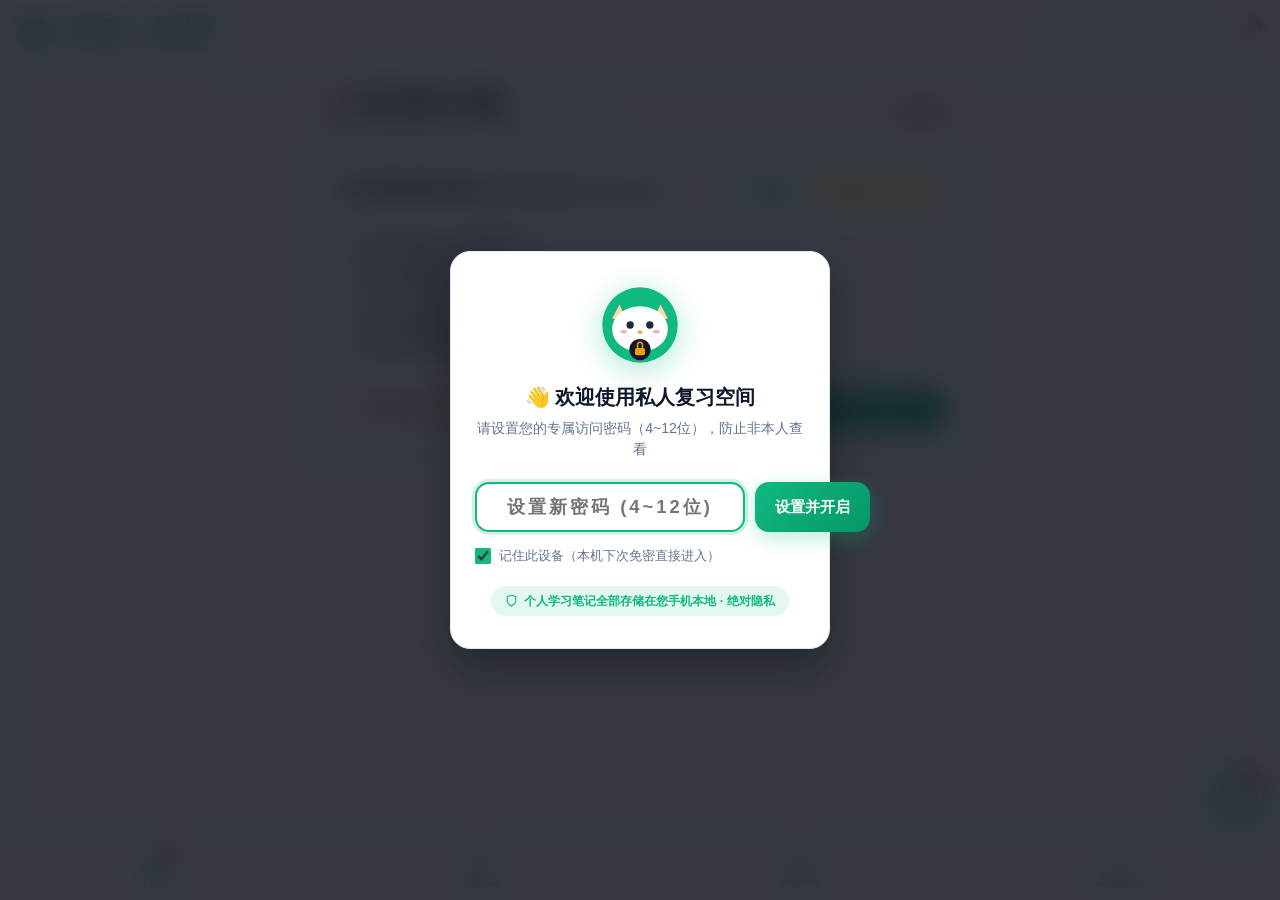
<file: memory/index.html>
<!DOCTYPE html>
<html lang="zh-CN">
<head>
  <meta charset="UTF-8">
  <meta name="viewport" content="width=device-width, initial-scale=1.0, maximum-scale=1.0, user-scalable=no, viewport-fit=cover">
  <title>艾宾浩斯复习助手 · 记忆萌喵</title>
  
  <!-- 隐私保护：禁止所有搜索引擎抓取收录 -->
  <meta name="robots" content="noindex, nofollow, noarchive, nosnippet">
  
  <!-- PWA & Mobile Web App Meta -->
  <link rel="manifest" href="manifest.json">
  <meta name="theme-color" content="#10b981">
  <meta name="apple-mobile-web-app-capable" content="yes">
  <meta name="apple-mobile-web-app-status-bar-style" content="default">
  <meta name="apple-mobile-web-app-title" content="艾宾复习">
  <link rel="apple-touch-icon" href="icon-192.png">

  <link rel="stylesheet" href="styles.css">
</head>
<body>

  <!-- 顶部导航栏 -->
  <header class="app-header">
    <div class="brand-wrapper">
      <div class="brand-logo-mascot" id="headerMascotLogo" title="点击召唤记忆萌喵">
        <svg viewBox="0 0 100 100" fill="none" xmlns="http://www.w3.org/2000/svg">
          <circle cx="50" cy="50" r="46" fill="#10b981"/>
          <!-- 耳朵 -->
          <polygon points="25,25 35,46 16,42" fill="#fed7aa"/>
          <polygon points="75,25 84,42 65,46" fill="#fed7aa"/>
          <!-- 脸部 -->
          <ellipse cx="50" cy="55" rx="34" ry="28" fill="#ffffff"/>
          <!-- 眼睛 -->
          <circle cx="38" cy="50" r="5" fill="#1e293b"/>
          <circle cx="62" cy="50" r="5" fill="#1e293b"/>
          <circle cx="36" cy="48" r="1.8" fill="#ffffff"/>
          <circle cx="60" cy="48" r="1.8" fill="#ffffff"/>
          <!-- 腮红 -->
          <ellipse cx="30" cy="58" rx="4.5" ry="2.5" fill="#fda4af"/>
          <ellipse cx="70" cy="58" rx="4.5" ry="2.5" fill="#fda4af"/>
          <!-- 鼻子与小嘴 -->
          <polygon points="50,56 46,60 54,60" fill="#f59e0b"/>
          <path d="M46 62 Q50 65 54 62" stroke="#1e293b" stroke-width="1.8" stroke-linecap="round" fill="none"/>
          <!-- 博士学士帽 -->
          <polygon points="50,15 80,24 50,33 20,24" fill="#0f172a"/>
          <circle cx="50" cy="24" r="2.5" fill="#f59e0b"/>
          <line x1="50" y1="24" x2="72" y2="34" stroke="#f59e0b" stroke-width="1.8"/>
        </svg>
      </div>
      <div>
        <h1 class="brand-title">艾宾复习 · 记忆萌喵</h1>
        <p class="brand-subtitle">艾宾浩斯智能间隔记忆系统</p>
      </div>
    </div>

    <div class="header-actions">
      <!-- 隐私锁屏按钮 -->
      <button class="icon-btn" id="lockAppBtn" title="锁定应用 (需要密码解锁)">
        <svg viewBox="0 0 24 24" fill="none" stroke="currentColor" stroke-width="2" stroke-linecap="round" stroke-linejoin="round">
          <rect x="3" y="11" width="18" height="11" rx="2" ry="2"></rect>
          <path d="M7 11V7a5 5 0 0 1 10 0v4"></path>
        </svg>
      </button>

      <!-- 开启系统推送 -->
      <button class="icon-btn" id="enableNotificationBtn" title="开启手机/桌面推送通知">
        <svg viewBox="0 0 24 24" fill="none" stroke="currentColor" stroke-width="2" stroke-linecap="round" stroke-linejoin="round">
          <path d="M18 8A6 6 0 0 0 6 8c0 7-3 9-3 9h18s-3-2-3-9"></path>
          <path d="M13.73 21a2 2 0 0 1-3.46 0"></path>
        </svg>
      </button>

      <!-- 快速测试多邻国跳动提醒 -->
      <button class="icon-btn" id="demoTestAlertBtn" title="模拟多邻国跳动提醒">
        <svg viewBox="0 0 24 24" fill="none" stroke="currentColor" stroke-width="2" stroke-linecap="round" stroke-linejoin="round">
          <polygon points="13 2 3 14 12 14 11 22 21 10 12 10 13 2"></polygon>
        </svg>
      </button>

      <!-- 白天 / 黑夜模式切换 -->
      <button class="icon-btn" id="themeToggleBtn" title="切换白天/黑夜模式" aria-label="切换白天/黑夜模式">
        <svg id="themeIconSun" viewBox="0 0 24 24" fill="none" stroke="currentColor" stroke-width="2" stroke-linecap="round" stroke-linejoin="round" style="display: none;">
          <circle cx="12" cy="12" r="5"></circle>
          <line x1="12" y1="1" x2="12" y2="3"></line>
          <line x1="12" y1="21" x2="12" y2="23"></line>
          <line x1="4.22" y1="4.22" x2="5.64" y2="5.64"></line>
          <line x1="18.36" y1="18.36" x2="19.78" y2="19.78"></line>
          <line x1="1" y1="12" x2="3" y2="12"></line>
          <line x1="21" y1="12" x2="23" y2="12"></line>
          <line x1="4.22" y1="19.78" x2="5.64" y2="18.36"></line>
          <line x1="18.36" y1="5.64" x2="19.78" y2="4.22"></line>
        </svg>
        <svg id="themeIconMoon" viewBox="0 0 24 24" fill="none" stroke="currentColor" stroke-width="2" stroke-linecap="round" stroke-linejoin="round">
          <path d="M21 12.79A9 9 0 1 1 11.21 3 7 7 0 0 0 21 12.79z"></path>
        </svg>
      </button>

      <!-- 待复习计数角标 -->
      <div class="icon-btn" id="headerDueBtn" title="待复习数量">
        <svg viewBox="0 0 24 24" fill="none" stroke="currentColor" stroke-width="2" stroke-linecap="round" stroke-linejoin="round">
          <circle cx="12" cy="12" r="10"></circle>
          <polyline points="12 6 12 12 16 14"></polyline>
        </svg>
        <span class="btn-badge" id="headerDueBadge" style="display:none;">0</span>
      </div>
    </div>
  </header>

  <!-- 主体内容容器 -->
  <main class="main-content">

    <!-- ============================================== -->
    <!-- TAB 1: 复习提醒面板 (Review Reminder Stream) -->
    <!-- ============================================== -->
    <section class="tab-panel active" id="tab-review">
      <!-- 顶部提醒状态栏 -->
      <div class="reminder-header-bar">
        <div>
          <h2 class="reminder-section-title">⏰ 艾宾浩斯复习提醒</h2>
          <p class="reminder-section-subtitle" id="reminderSubtitle">及时过目一次，记忆强化提升 300%</p>
        </div>
        <div class="reminder-due-counter">
          <span class="due-badge-pill" id="dueBadgePill">0 项待复习</span>
        </div>
      </div>

      <!-- 待复习项目提醒列表 (直接过目，无需卡片翻转) -->
      <div id="reminderItemsList" class="reminder-items-list">
        <!-- 由 JS 渲染待复习项目 -->
      </div>

      <!-- 空队列状态 (所有到期项目均已复习) -->
      <div class="empty-queue-card" id="emptyReviewQueue" style="display: none;">
        <div class="empty-mascot-fig">
          <svg viewBox="0 0 100 100" fill="none">
            <circle cx="50" cy="50" r="44" fill="#ecfdf5"/>
            <polygon points="25,25 35,46 16,42" fill="#fed7aa"/>
            <polygon points="75,25 84,42 65,46" fill="#fed7aa"/>
            <ellipse cx="50" cy="55" rx="34" ry="28" fill="#ffffff"/>
            <!-- 闭眼开心笑 -->
            <path d="M34 50 Q38 45 42 50" stroke="#10b981" stroke-width="2.5" stroke-linecap="round" fill="none"/>
            <path d="M58 50 Q62 45 66 50" stroke="#10b981" stroke-width="2.5" stroke-linecap="round" fill="none"/>
            <ellipse cx="30" cy="56" rx="4" ry="2" fill="#fda4af"/>
            <ellipse cx="70" cy="56" rx="4" ry="2" fill="#fda4af"/>
            <path d="M46 62 Q50 67 54 62" stroke="#10b981" stroke-width="2.2" stroke-linecap="round" fill="none"/>
            <!-- 庆祝金色奖牌 -->
            <circle cx="50" cy="74" r="8" fill="#f59e0b"/>
            <polygon points="50,71 52,75 56,75 53,78 54,82 50,79 46,82 47,78 44,75 48,75" fill="#ffffff"/>
          </svg>
        </div>
        <h3 class="empty-title">太棒啦！当前没有待复习项目 🎉</h3>
        <p class="empty-desc" id="emptyNextNotice">记忆萌喵正在监控您的记忆曲线，新知识到达黄金复习点时，会立即跳动提醒你！</p>
        <button class="btn btn-primary" onclick="ebbinghausApp.switchTab('tab-new')">
          ➕ 记录新知识
        </button>
      </div>
    </section>

    <!-- ============================================== -->
    <!-- TAB 2: 记新知面板 (Voice & Text Input) -->
    <!-- ============================================== -->
    <section class="tab-panel" id="tab-new">
      <div class="input-card">
        <!-- 语音录入大按钮 -->
        <div class="voice-input-banner">
          <button type="button" class="voice-mic-btn" id="voiceMicBtn" title="点击开始/停止语音输入">
            <svg viewBox="0 0 24 24" fill="none" stroke="currentColor" stroke-width="2" stroke-linecap="round" stroke-linejoin="round">
              <path d="M12 1a3 3 0 0 0-3 3v8a3 3 0 0 0 6 0V4a3 3 0 0 0-3-3z"></path>
              <path d="M19 10v2a7 7 0 0 1-14 0v-2"></path>
              <line x1="12" y1="19" x2="12" y2="23"></line>
              <line x1="8" y1="23" x2="16" y2="23"></line>
            </svg>
          </button>
          <div class="voice-status-hint">点击麦克风，直接说出新知识</div>
          <div class="voice-sub-hint">支持自动识别中英文，自动帮您整理为知识卡片</div>
          <div class="voice-live-text" id="voiceLiveText"></div>
        </div>

        <!-- 手动录入表单 -->
        <form id="newKnowledgeForm">
          <div class="form-group">
            <label class="form-label" for="knowledgeTitle">知识点 / 关键词 / 概念</label>
            <input type="text" id="knowledgeTitle" class="form-input" placeholder="例如：Ebbinghaus 曲线核心概念 / 单词..." required>
          </div>

          <div class="form-group">
            <label class="form-label" for="knowledgeNotes">详细内容 / 助记口诀 / 笔记</label>
            <textarea id="knowledgeNotes" class="form-textarea" placeholder="填写详细解析、例句或联想记忆口诀..."></textarea>
          </div>

          <div class="form-group">
            <label class="form-label" for="knowledgeTag">分类标签</label>
            <input type="text" id="knowledgeTag" class="form-input" placeholder="自定义标签，如：英语 / 考研 / 编程..." value="日常新知">
            <div class="tag-preset-wrap">
              <span class="tag-preset-chip active" data-tag="日常新知">日常新知</span>
              <span class="tag-preset-chip" data-tag="英语单词">英语单词</span>
              <span class="tag-preset-chip" data-tag="计算机编程">计算机编程</span>
              <span class="tag-preset-chip" data-tag="考研冲刺">考研冲刺</span>
              <span class="tag-preset-chip" data-tag="生活百科">生活百科</span>
              <span class="tag-preset-chip" data-tag="专业概念">专业概念</span>
            </div>
          </div>

          <div class="form-group">
            <label class="form-label" for="customIntervalSelect">复习提醒周期策略</label>
            <select id="customIntervalSelect" class="form-select">
              <option value="standard" selected>标准艾宾浩斯曲线 (5分, 30分, 12时, 1天, 2天, 4天, 7天, 15天, 30天)</option>
              <option value="daily">每日轻量复习 (12小时, 1天, 2天, 4天, 7天, 15天, 30天)</option>
              <option value="fast">1分钟极速测试模式 (快速体验手机端跳动提醒)</option>
            </select>
          </div>

          <button type="submit" class="btn btn-primary" style="width: 100%; padding: 14px; font-size: 1rem;">
            💾 确认记录并启动艾宾浩斯提醒
          </button>
        </form>
      </div>
    </section>

    <!-- ============================================== -->
    <!-- TAB 3: 知识库面板 (Knowledge Base List) -->
    <!-- ============================================== -->
    <section class="tab-panel" id="tab-library">
      <div class="search-filter-bar">
        <input type="text" id="knowledgeSearchInput" class="form-input" style="flex: 2;" placeholder="🔍 搜索已录入的知识点...">
        <select id="filterTagSelect" class="form-select" style="flex: 1;">
          <option value="all">全部分类</option>
          <option value="日常新知">日常新知</option>
          <option value="英语单词">英语单词</option>
          <option value="计算机编程">计算机编程</option>
          <option value="考研冲刺">考研冲刺</option>
          <option value="生活百科">生活百科</option>
          <option value="专业概念">专业概念</option>
        </select>
      </div>

      <div id="knowledgeList">
        <!-- 动态渲染卡片列表 -->
      </div>

      <!-- 本地备份与导出 -->
      <div style="margin-top: 24px; padding: 16px; background: var(--bg-card); border-radius: var(--radius-md); border: 1px solid var(--border-color); display: flex; justify-content: space-between; align-items: center;">
        <div>
          <h4 style="font-size: 0.95rem; font-weight: 700;">数据完全储存在您手机本地</h4>
          <p style="font-size: 0.78rem; color: var(--text-muted);">随时备份导出 JSON，绝无隐私泄露</p>
        </div>
        <div style="display: flex; gap: 8px;">
          <button class="btn btn-secondary" id="exportBackupBtn" style="padding: 6px 12px; font-size: 0.8rem;">📥 备份导出</button>
          <label class="btn btn-secondary" style="padding: 6px 12px; font-size: 0.8rem; cursor: pointer;">
            📤 恢复数据
            <input type="file" id="importBackupInput" accept=".json" style="display:none;">
          </label>
        </div>
      </div>
    </section>

    <!-- ============================================== -->
    <!-- TAB 4: 艾宾浩斯曲线与统计 (Stats & Chart) -->
    <!-- ============================================== -->
    <section class="tab-panel" id="tab-stats">
      <!-- 4 大核心数据看板 -->
      <div class="stats-grid">
        <div class="stat-metric-card">
          <div class="stat-number" id="statTotalCount">0</div>
          <div class="stat-label">已录入总知识</div>
        </div>
        <div class="stat-metric-card">
          <div class="stat-number" style="color: var(--rose);" id="statDueCount">0</div>
          <div class="stat-label">今日待复习</div>
        </div>
        <div class="stat-metric-card">
          <div class="stat-number" style="color: var(--amber);" id="statMasteredCount">0</div>
          <div class="stat-label">已形成永久记忆</div>
        </div>
        <div class="stat-metric-card">
          <div class="stat-number" style="color: var(--indigo);" id="statStreakDays">1天 🔥</div>
          <div class="stat-label">连续抗遗忘打卡</div>
        </div>
      </div>

      <!-- 艾宾浩斯遗忘曲线直观动态图表 -->
      <div class="curve-chart-card">
        <h3 style="font-size: 1.05rem; font-weight: 800; margin-bottom: 12px; display: flex; justify-content: space-between; align-items: center;">
          <span>艾宾浩斯遗忘与强化曲线</span>
          <span style="font-size: 0.75rem; color: var(--primary); font-weight: 600;">绿色向上跃迁 = 复习巩固</span>
        </h3>
        <svg viewBox="0 0 500 240" class="curve-svg">
          <!-- 网格线 -->
          <line x1="50" y1="30" x2="470" y2="30" stroke="#e2e8f0" stroke-dasharray="4 4"/>
          <line x1="50" y1="80" x2="470" y2="80" stroke="#e2e8f0" stroke-dasharray="4 4"/>
          <line x1="50" y1="130" x2="470" y2="130" stroke="#e2e8f0" stroke-dasharray="4 4"/>
          <line x1="50" y1="180" x2="470" y2="180" stroke="#cbd5e1" stroke-width="1.5"/>
          <line x1="50" y1="20" x2="50" y2="180" stroke="#cbd5e1" stroke-width="1.5"/>

          <!-- 坐标文字 -->
          <text x="42" y="34" font-size="10" fill="#94a3b8" text-anchor="end">100%</text>
          <text x="42" y="84" font-size="10" fill="#94a3b8" text-anchor="end">58%</text>
          <text x="42" y="134" font-size="10" fill="#94a3b8" text-anchor="end">33%</text>
          <text x="42" y="184" font-size="10" fill="#94a3b8" text-anchor="end">0%</text>

          <text x="50" y="196" font-size="10" fill="#94a3b8" text-anchor="middle">初学</text>
          <text x="120" y="196" font-size="10" fill="#94a3b8" text-anchor="middle">20分钟</text>
          <text x="210" y="196" font-size="10" fill="#94a3b8" text-anchor="middle">1天</text>
          <text x="310" y="196" font-size="10" fill="#94a3b8" text-anchor="middle">7天</text>
          <text x="440" y="196" font-size="10" fill="#94a3b8" text-anchor="middle">30天</text>

          <!-- 原始未复习自然遗忘红色急速衰退曲线 -->
          <path d="M 50 30 Q 90 135 150 152 T 470 172" fill="none" stroke="#f43f5e" stroke-width="2.5" stroke-dasharray="3 3"/>
          <text x="260" y="166" font-size="11" fill="#f43f5e" font-weight="700">若不复习：遗忘率达 79%</text>

          <!-- 经过艾宾浩斯多次间隔复习后的阶梯强化记忆绿色曲线 -->
          <path d="M 50 30 Q 80 80 110 88 
                   L 110 32 
                   Q 160 55 210 65 
                   L 210 32 
                   Q 260 45 310 50 
                   L 310 32 
                   Q 380 38 470 40" 
                fill="none" stroke="#10b981" stroke-width="3.5" stroke-linecap="round"/>

          <!-- 关键强化节点圆点 -->
          <circle cx="110" cy="32" r="5" fill="#10b981"/>
          <circle cx="210" cy="32" r="5" fill="#10b981"/>
          <circle cx="310" cy="32" r="5" fill="#10b981"/>
          <circle cx="470" cy="40" r="6" fill="#f59e0b"/>

          <text x="340" y="24" font-size="11" fill="#10b981" font-weight="800">间隔强化：化为终身长期记忆 ✨</text>
        </svg>
      </div>

      <!-- 阶段里程碑说明 -->
      <div class="stage-milestones-list">
        <h4 style="font-size: 1rem; font-weight: 800; margin-bottom: 12px;">艾宾浩斯标准 9 级记忆阶梯</h4>
        <div class="stage-step-item">
          <div class="stage-step-num">1</div>
          <div class="stage-step-info">
            <div class="stage-step-title">识记 5 分钟后</div>
            <div class="stage-step-desc">第一次即时记忆唤醒，将感知信息迅速编入海马体缓存</div>
          </div>
        </div>
        <div class="stage-step-item">
          <div class="stage-step-num">2</div>
          <div class="stage-step-info">
            <div class="stage-step-title">识记 30 分钟后</div>
            <div class="stage-step-desc">遗忘临界急速下滑点，第2次强力拉升记忆保留率至 100%</div>
          </div>
        </div>
        <div class="stage-step-item">
          <div class="stage-step-num">3</div>
          <div class="stage-step-info">
            <div class="stage-step-title">识记 12 小时后 (当晚)</div>
            <div class="stage-step-desc">睡眠前加固，让大脑在夜间慢波睡眠中执行突触记忆重放</div>
          </div>
        </div>
        <div class="stage-step-item">
          <div class="stage-step-num">4</div>
          <div class="stage-step-info">
            <div class="stage-step-title">识记 1 天 / 2 天 / 4 天后</div>
            <div class="stage-step-desc">中期记忆固化，神经回路连接加深，抵御日常信息干扰</div>
          </div>
        </div>
        <div class="stage-step-item">
          <div class="stage-step-num">5</div>
          <div class="stage-step-info">
            <div class="stage-step-title">识记 7 天 / 15 天 / 30 天后</div>
            <div class="stage-step-desc">长期记忆永久化，形成条件反射式牢固本能，终生不忘！</div>
          </div>
        </div>
      </div>

      <!-- 隐私安全与数据备份管理卡片 -->
      <div class="stats-card privacy-settings-card" style="margin-top: 20px;">
        <div class="stats-card-header">
          <div class="stats-card-icon" style="background: rgba(99, 102, 241, 0.15); color: #6366f1;">
            <svg viewBox="0 0 24 24" fill="none" stroke="currentColor" stroke-width="2">
              <rect x="3" y="11" width="18" height="11" rx="2" ry="2"></rect>
              <path d="M7 11V7a5 5 0 0 1 10 0v4"></path>
            </svg>
          </div>
          <div>
            <h3 class="stats-card-title">隐私安全与数据管理</h3>
            <p class="stats-card-sub">本地专属存储 · 密码保护与离线备份</p>
          </div>
        </div>

        <div class="privacy-settings-body">
          <div class="privacy-setting-row">
            <div>
              <div class="privacy-setting-title">专属访问密码 (PIN)</div>
              <div class="privacy-setting-desc" id="pinStatusText">正在保护您的知识笔记</div>
            </div>
            <button class="btn btn-secondary btn-sm" id="changePinBtn">修改密码</button>
          </div>

          <div class="privacy-setting-row">
            <div>
              <div class="privacy-setting-title">记住此设备免密访问</div>
              <div class="privacy-setting-desc">开启后本机打开无需每次重复输密码</div>
            </div>
            <label class="switch-toggle">
              <input type="checkbox" id="trustDeviceToggle" checked>
              <span class="slider"></span>
            </label>
          </div>

          <div class="privacy-backup-actions">
            <button class="btn btn-secondary btn-sm" id="exportBackupBtn">
              <svg viewBox="0 0 24 24" width="15" height="15" fill="none" stroke="currentColor" stroke-width="2" style="margin-right: 5px;">
                <path d="M21 15v4a2 2 0 0 1-2 2H5a2 2 0 0 1-2-2v-4"></path>
                <polyline points="7 10 12 15 17 10"></polyline>
                <line x1="12" y1="15" x2="12" y2="3"></line>
              </svg>
              导出备份 (JSON)
            </button>
            <label class="btn btn-secondary btn-sm" style="margin: 0; cursor: pointer;">
              <svg viewBox="0 0 24 24" width="15" height="15" fill="none" stroke="currentColor" stroke-width="2" style="margin-right: 5px;">
                <path d="M21 15v4a2 2 0 0 1-2 2H5a2 2 0 0 1-2-2v-4"></path>
                <polyline points="17 8 12 3 7 8"></polyline>
                <line x1="12" y1="3" x2="12" y2="15"></line>
              </svg>
              恢复备份
              <input type="file" id="importBackupFileInput" accept=".json" style="display: none;">
            </label>
            <button class="btn btn-secondary btn-sm" id="lockNowBtn" style="color: #ef4444; border-color: rgba(239, 68, 68, 0.3);">
              🔒 立即锁屏
            </button>
          </div>
        </div>
      </div>
    </section>

  </main>

  <!-- ============================================== -->
  <!-- 多邻国风格跳动萌猫弹窗 (Duolingo-style Mascot Alert) -->
  <!-- ============================================== -->
  <div class="mascot-alert-overlay" id="mascotAlertModal">
    <div class="mascot-alert-card">
      <!-- 兴奋跳跃的大萌猫动画 SVG -->
      <div class="mascot-bounce-figure">
        <svg viewBox="0 0 100 100" fill="none">
          <circle cx="50" cy="50" r="46" fill="#10b981"/>
          <!-- 耳朵动效 -->
          <polygon points="22,20 35,46 14,40" fill="#fed7aa"/>
          <polygon points="78,20 86,40 65,46" fill="#fed7aa"/>
          <!-- 脸蛋 -->
          <ellipse cx="50" cy="55" rx="34" ry="28" fill="#ffffff"/>
          <!-- 眨眼放光大眼睛 -->
          <circle cx="38" cy="48" r="6" fill="#1e293b"/>
          <circle cx="62" cy="48" r="6" fill="#1e293b"/>
          <circle cx="36" cy="46" r="2.2" fill="#ffffff"/>
          <circle cx="60" cy="46" r="2.2" fill="#ffffff"/>
          <!-- 萌腮红 -->
          <ellipse cx="28" cy="56" rx="5" ry="3" fill="#f43f5e"/>
          <ellipse cx="72" cy="56" rx="5" ry="3" fill="#f43f5e"/>
          <!-- 张开开心大笑的小嘴巴 -->
          <polygon points="50,54 45,58 55,58" fill="#f59e0b"/>
          <path d="M43 61 Q50 72 57 61 Z" fill="#e11d48"/>
          <!-- 博士帽 -->
          <polygon points="50,12 82,22 50,32 18,22" fill="#0f172a"/>
          <circle cx="50" cy="22" r="2.5" fill="#f59e0b"/>
          <line x1="50" y1="22" x2="74" y2="34" stroke="#f59e0b" stroke-width="2"/>
        </svg>
      </div>

      <!-- 对话气泡 -->
      <div class="mascot-speech-bubble">
        🦉 该复习啦！别让遗忘曲线把它偷走！
      </div>

      <h3 class="alert-title" id="mascotAlertTitle">大脑遗忘警报！</h3>
      <p class="alert-desc" id="mascotAlertMsg">到达艾宾浩斯强化黄金点！</p>

      <!-- 弹窗直接展示需要复习的内容，用户10秒直接过目，无需翻卡 -->
      <div class="mascot-alert-content-box" id="mascotAlertContentBox" style="display:none;">
        <div class="alert-content-title" id="alertContentTitle"></div>
        <div class="alert-content-notes" id="alertContentNotes"></div>
      </div>

      <div class="alert-actions">
        <button class="btn btn-primary" id="mascotAlertQuickDoneBtn" style="padding: 14px; font-size: 1.05rem;">
          ✅ 已过目，完成本次复习！
        </button>
        <button class="btn btn-secondary" id="mascotAlertClose">
          ⏰ 稍后 5 分钟再提醒我
        </button>
      </div>
    </div>
  </div>

  <!-- 屏幕右下角常驻悬浮萌猫按键 (FAB) -->
  <div class="mascot-fab" id="mascotFab" title="点击查看复习进度">
    <div class="mascot-fab-icon">
      <svg viewBox="0 0 100 100" fill="none">
        <circle cx="50" cy="50" r="46" fill="#10b981"/>
        <polygon points="25,25 35,46 16,42" fill="#fed7aa"/>
        <polygon points="75,25 84,42 65,46" fill="#fed7aa"/>
        <ellipse cx="50" cy="55" rx="34" ry="28" fill="#ffffff"/>
        <circle cx="38" cy="50" r="4.5" fill="#1e293b"/>
        <circle cx="62" cy="50" r="4.5" fill="#1e293b"/>
        <ellipse cx="30" cy="58" rx="4" ry="2" fill="#fda4af"/>
        <ellipse cx="70" cy="58" rx="4" ry="2" fill="#fda4af"/>
        <polygon points="50,56 46,60 54,60" fill="#f59e0b"/>
      </svg>
    </div>
    <span class="mascot-fab-badge" id="mascotFabBadge" style="display:none;">0</span>
  </div>

  <!-- 底部移动端原生式导航栏 -->
  <nav class="bottom-nav-bar">
    <button class="nav-tab-btn active" data-tab="tab-review">
      <svg viewBox="0 0 24 24" fill="none" stroke="currentColor" stroke-width="2" stroke-linecap="round" stroke-linejoin="round">
        <path d="M2 3h6a4 4 0 0 1 4 4v14a3 3 0 0 0-3-3H2z"></path>
        <path d="M22 3h-6a4 4 0 0 0-4 4v14a3 3 0 0 1 3-3h7z"></path>
      </svg>
      <span>待复习</span>
      <span class="nav-tab-badge" id="navDueBadge" style="display:none;">0</span>
    </button>

    <button class="nav-tab-btn" data-tab="tab-new">
      <svg viewBox="0 0 24 24" fill="none" stroke="currentColor" stroke-width="2" stroke-linecap="round" stroke-linejoin="round">
        <circle cx="12" cy="12" r="10"></circle>
        <line x1="12" y1="8" x2="12" y2="16"></line>
        <line x1="8" y1="12" x2="16" y2="12"></line>
      </svg>
      <span>记新知</span>
    </button>

    <button class="nav-tab-btn" data-tab="tab-library">
      <svg viewBox="0 0 24 24" fill="none" stroke="currentColor" stroke-width="2" stroke-linecap="round" stroke-linejoin="round">
        <rect x="2" y="7" width="20" height="14" rx="2" ry="2"></rect>
        <path d="M16 21V5a2 2 0 0 0-2-2h-4a2 2 0 0 0-2 2v16"></path>
      </svg>
      <span>知识库</span>
    </button>

    <button class="nav-tab-btn" data-tab="tab-stats">
      <svg viewBox="0 0 24 24" fill="none" stroke="currentColor" stroke-width="2" stroke-linecap="round" stroke-linejoin="round">
        <line x1="18" y1="20" x2="18" y2="10"></line>
        <line x1="12" y1="20" x2="12" y2="4"></line>
        <line x1="6" y1="20" x2="6" y2="14"></line>
      </svg>
      <span>曲线统计</span>
  </nav>

  <!-- ============================================== -->
  <!-- 私人隐私密码锁界面 (PIN Lock Modal) -->
  <!-- ============================================== -->
  <div class="pin-lock-overlay" id="pinLockOverlay" style="display:none;">
    <div class="pin-lock-card">
      <div class="pin-lock-mascot">
        <svg viewBox="0 0 100 100" fill="none">
          <circle cx="50" cy="50" r="46" fill="#10b981"/>
          <polygon points="25,25 35,46 16,42" fill="#fed7aa"/>
          <polygon points="75,25 84,42 65,46" fill="#fed7aa"/>
          <ellipse cx="50" cy="55" rx="34" ry="28" fill="#ffffff"/>
          <circle cx="38" cy="50" r="4.5" fill="#1e293b"/>
          <circle cx="62" cy="50" r="4.5" fill="#1e293b"/>
          <ellipse cx="30" cy="58" rx="4" ry="2" fill="#fda4af"/>
          <ellipse cx="70" cy="58" rx="4" ry="2" fill="#fda4af"/>
          <polygon points="50,56 46,60 54,60" fill="#f59e0b"/>
          <!-- 锁徽章 -->
          <circle cx="50" cy="80" r="13" fill="#0f172a"/>
          <rect x="44" y="78" width="12" height="9" rx="2" fill="#f59e0b"/>
          <path d="M47 78 V74 A3 3 0 0 1 53 74 V78" stroke="#f59e0b" stroke-width="1.8" fill="none"/>
        </svg>
      </div>

      <h2 class="pin-lock-title" id="pinLockTitle">🔒 私人专属复习空间</h2>
      <p class="pin-lock-desc" id="pinLockDesc">请输入专属访问密码解锁</p>

      <div class="pin-input-group">
        <input type="password" id="pinCodeInput" class="pin-code-input" placeholder="输入密码 / PIN" maxlength="20" autocomplete="off" inputmode="numeric">
        <button class="btn btn-primary pin-unlock-btn" id="pinUnlockBtn">解锁进入</button>
      </div>

      <div class="pin-options">
        <label class="pin-checkbox-label">
          <input type="checkbox" id="pinRememberDeviceCheckbox" checked>
          <span>记住此设备（本机下次免密直接进入）</span>
        </label>
      </div>

      <div class="pin-error-msg" id="pinErrorMsg" style="display:none;"></div>
      
      <div class="pin-privacy-badge">
        <svg viewBox="0 0 24 24" width="13" height="13" fill="none" stroke="currentColor" stroke-width="2">
          <path d="M12 22s8-4 8-10V5l-8-3-8 3v7c0 6 8 10 8 10z"></path>
        </svg>
        <span>个人学习笔记全部存储在您手机本地 · 绝对隐私</span>
      </div>
    </div>
  </div>

  <script src="app.js"></script>
</body>
</html>
</file>
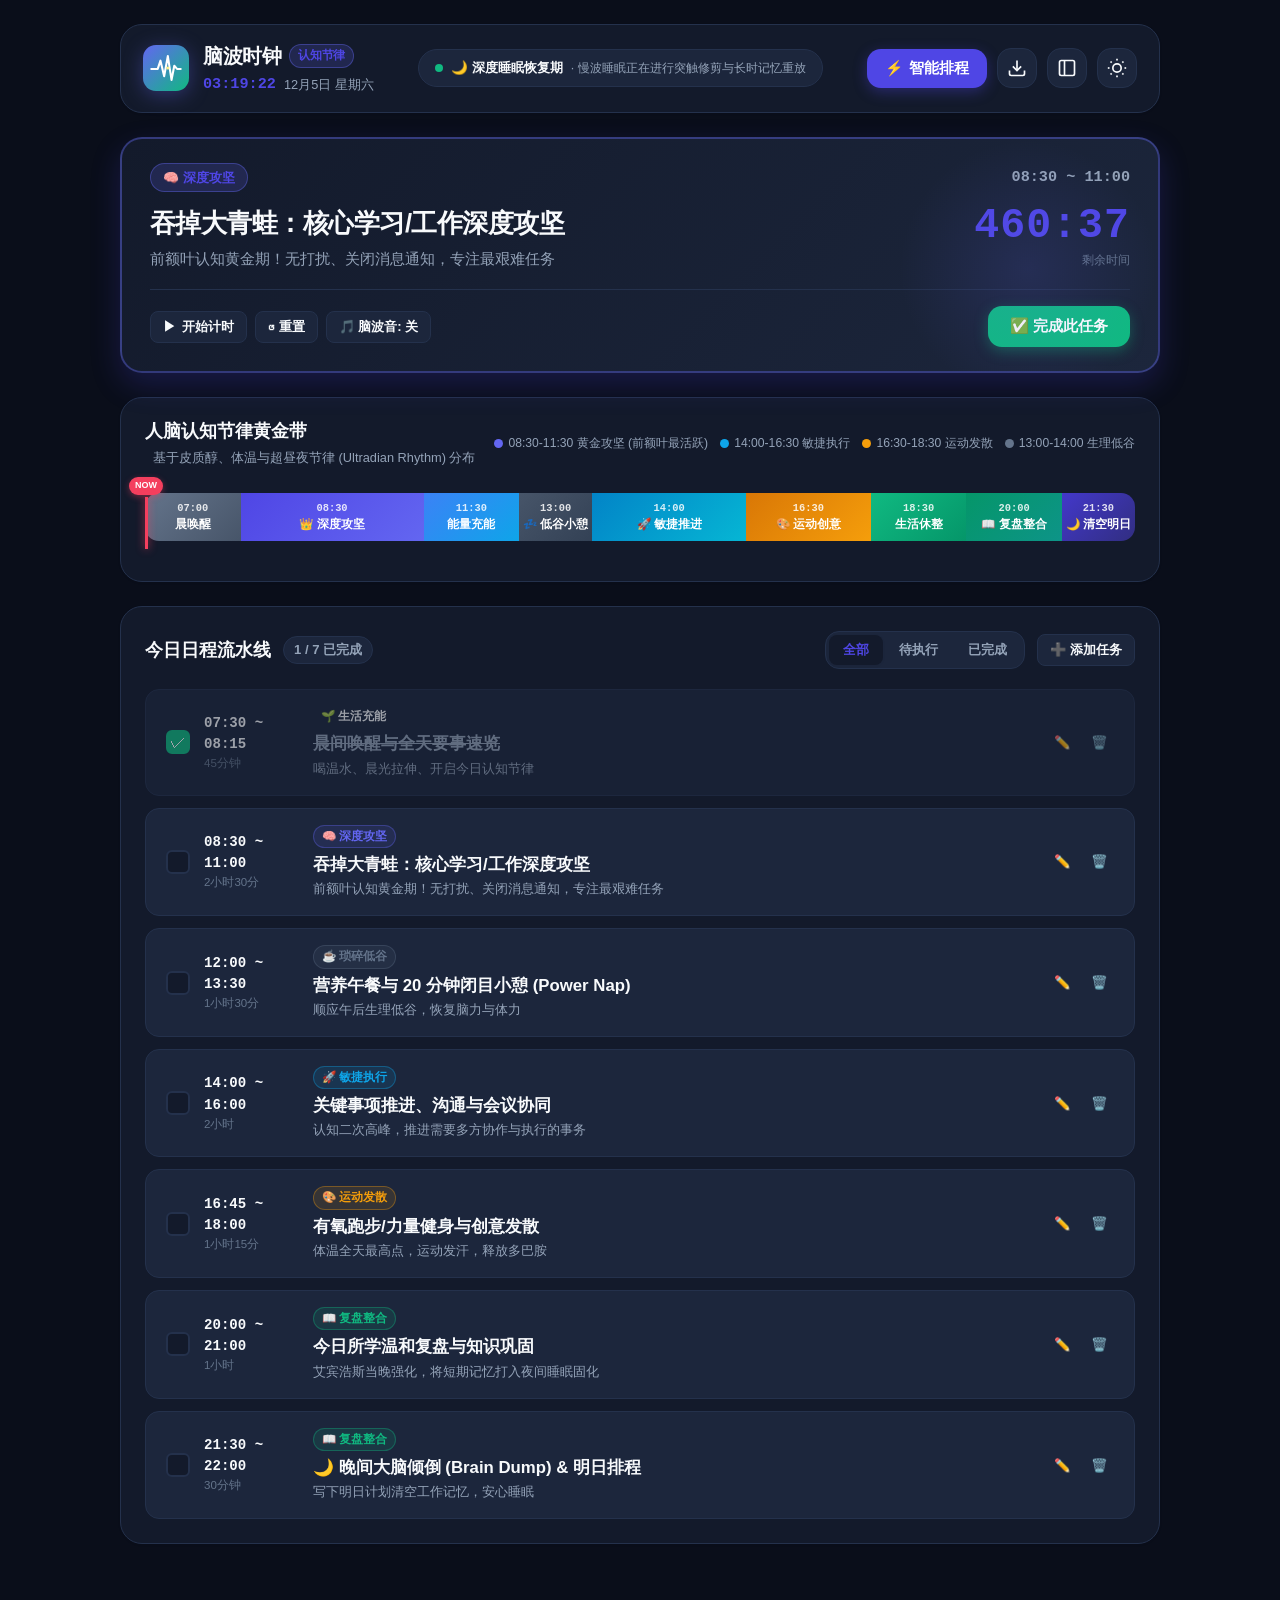
<file: schedule/index.html>
<!DOCTYPE html>
<html lang="zh-CN">
<head>
  <meta charset="UTF-8">
  <meta name="viewport" content="width=device-width, initial-scale=1.0, maximum-scale=1.0, user-scalable=no, viewport-fit=cover">
  <title>脑波时钟 · 认知节律日程助手</title>
  
  <meta name="robots" content="noindex, nofollow, noarchive, nosnippet">
  
  <!-- PWA & Desktop Meta -->
  <link rel="manifest" href="manifest.json">
  <meta name="theme-color" content="#4f46e5">
  <meta name="apple-mobile-web-app-capable" content="yes">
  <meta name="apple-mobile-web-app-status-bar-style" content="black-translucent">
  <meta name="apple-mobile-web-app-title" content="脑波日程">
  <link rel="apple-touch-icon" href="icon-192.png">

  <link rel="stylesheet" href="styles.css">
</head>
<body>

  <div class="app-layout" id="appLayout">
    
    <!-- 顶部主导航栏 -->
    <header class="app-header">
      <div class="header-left">
        <div class="brand-logo" id="logoWidgetBtn" title="脑波时钟">
          <!-- 脑电波与时钟融合 SVG -->
          <svg viewBox="0 0 100 100" fill="none">
            <defs>
              <linearGradient id="logoGrad" x1="0" y1="0" x2="100" y2="100" gradientUnits="userSpaceOnUse">
                <stop stop-color="#6366f1"/>
                <stop offset="1" stop-color="#10b981"/>
              </linearGradient>
            </defs>
            <rect width="100" height="100" rx="28" fill="url(#logoGrad)"/>
            <!-- 脑电波线 -->
            <path d="M18 52 L32 52 L38 34 L46 68 L54 24 L62 76 L68 45 L74 52 L82 52" stroke="#ffffff" stroke-width="4.5" stroke-linecap="round" stroke-linejoin="round"/>
            <!-- 钟表中心光点 -->
            <circle cx="54" cy="50" r="3.5" fill="#fef08a"/>
          </svg>
        </div>
        <div class="brand-meta">
          <h1 class="brand-title">脑波时钟 <span class="brand-subbadge">认知节律</span></h1>
          <div class="live-clock-wrapper">
            <span class="live-time" id="headerLiveTime">--:--:--</span>
            <span class="live-date" id="headerLiveDate">--月--日 星期-</span>
          </div>
        </div>
      </div>

      <div class="header-center">
        <!-- 实时大脑认知节律能量状态指示牌 -->
        <div class="energy-status-pill" id="currentEnergyPill">
          <span class="pulse-dot"></span>
          <span class="energy-pill-phase" id="energyPhaseText">正在评估脑力节律...</span>
          <span class="energy-pill-tip" id="energyTipText"></span>
        </div>
      </div>

      <div class="header-actions">
        <!-- 智能排程按钮 (白天即刻 / 晚间规划) -->
        <button class="btn btn-primary evening-plan-btn" id="openEveningPlanBtn" title="随时录入任务，智能排程">
          <span class="btn-icon">⚡</span>
          <span class="btn-text">智能排程</span>
        </button>

        <!-- 导入 AI 对话日程 -->
        <button class="icon-btn" id="openImportModalBtn" title="导入 AI 对话中规划的日程">
          <svg viewBox="0 0 24 24" fill="none" stroke="currentColor" stroke-width="2">
            <path d="M21 15v4a2 2 0 0 1-2 2H5a2 2 0 0 1-2-2v-4"></path>
            <polyline points="7 10 12 15 17 10"></polyline>
            <line x1="12" y1="15" x2="12" y2="3"></line>
          </svg>
        </button>

        <!-- 桌面挂件模式切换 (Mac/PC 极简桌面窄看板) -->
        <button class="icon-btn" id="toggleMiniWidgetBtn" title="切换为桌面小挂件模式">
          <svg viewBox="0 0 24 24" fill="none" stroke="currentColor" stroke-width="2">
            <rect x="3" y="3" width="18" height="18" rx="2" ry="2"></rect>
            <line x1="9" y1="3" x2="9" y2="21"></line>
          </svg>
        </button>

        <!-- 白天/黑夜切换 -->
        <button class="icon-btn" id="themeToggleBtn" title="切换主题">
          <svg id="themeIconSun" viewBox="0 0 24 24" fill="none" stroke="currentColor" stroke-width="2" style="display:none;">
            <circle cx="12" cy="12" r="5"></circle>
            <line x1="12" y1="1" x2="12" y2="3"></line>
            <line x1="12" y1="21" x2="12" y2="23"></line>
            <line x1="4.22" y1="4.22" x2="5.64" y2="5.64"></line>
            <line x1="18.36" y1="18.36" x2="19.78" y2="19.78"></line>
            <line x1="1" y1="12" x2="3" y2="12"></line>
            <line x1="21" y1="12" x2="23" y2="12"></line>
            <line x1="4.22" y1="19.78" x2="5.64" y2="18.36"></line>
            <line x1="18.36" y1="5.64" x2="19.78" y2="4.22"></line>
          </svg>
          <svg id="themeIconMoon" viewBox="0 0 24 24" fill="none" stroke="currentColor" stroke-width="2">
            <path d="M21 12.79A9 9 0 1 1 11.21 3 7 7 0 0 0 21 12.79z"></path>
          </svg>
        </button>
      </div>
    </header>

    <!-- 主界面内容区 -->
    <main class="app-main">
      
      <!-- 1. 当前焦点 Hero 任务看板 (Now Focus Block) -->
      <section class="focus-hero-card" id="focusHeroCard">
        <div class="focus-hero-header">
          <div class="focus-hero-tag" id="heroTaskTag">🎯 当前执行焦点</div>
          <div class="focus-hero-slot" id="heroTaskTimeSlot">--:-- ~ --:--</div>
        </div>

        <div class="focus-hero-body">
          <div class="focus-hero-content">
            <h2 class="focus-hero-title" id="heroTaskTitle">准备开启高效一天</h2>
            <p class="focus-hero-notes" id="heroTaskNotes">点击“晚间规划”录入明日任务，系统将按人脑黄金节律智能规划！</p>
          </div>

          <div class="focus-hero-timer-box">
            <div class="timer-display" id="heroTimerDisplay">--:--</div>
            <div class="timer-label" id="heroTimerLabel">剩余时间</div>
          </div>
        </div>

        <div class="focus-hero-footer">
          <div class="focus-controls">
            <!-- 专注计时器控制 -->
            <button class="btn btn-secondary btn-sm" id="heroTimerToggleBtn">
              <span id="heroTimerToggleIcon">▶</span> <span id="heroTimerToggleText">开始计时</span>
            </button>
            <button class="btn btn-secondary btn-sm" id="heroTimerResetBtn" title="重置计时">
              ↺ 重置
            </button>
            <!-- 432Hz Alpha 脑波纯音频专注伴奏 -->
            <button class="btn btn-secondary btn-sm" id="heroAlphaAudioBtn" title="播放/暂停 432Hz Alpha 专注脑波伴奏">
              🎵 脑波音: 关
            </button>
          </div>

          <button class="btn btn-primary btn-done" id="heroCompleteBtn">
            ✅ 完成此任务
          </button>
        </div>
      </section>

      <!-- 2. 全天人脑认知节律能量带 (Circadian Cognitive Rhythm Bar) -->
      <section class="rhythm-curve-section">
        <div class="section-header">
          <div class="section-title-wrap">
            <h3 class="section-title">人脑认知节律黄金带</h3>
            <span class="section-subtitle">基于皮质醇、体温与超昼夜节律 (Ultradian Rhythm) 分布</span>
          </div>
          <div class="rhythm-legend">
            <span class="legend-item"><span class="legend-dot deep"></span> 08:30-11:30 黄金攻坚 (前额叶最活跃)</span>
            <span class="legend-item"><span class="legend-dot agile"></span> 14:00-16:30 敏捷执行</span>
            <span class="legend-item"><span class="legend-dot creative"></span> 16:30-18:30 运动发散</span>
            <span class="legend-item"><span class="legend-dot dip"></span> 13:00-14:00 生理低谷</span>
          </div>
        </div>

        <!-- 视觉化色带与当前指针 -->
        <div class="rhythm-bar-container">
          <div class="rhythm-bar-segments">
            <div class="rhythm-seg seg-wake" style="flex: 1.5;" title="07:00-08:30 晨光唤醒 / 低负荷梳理">
              <span class="seg-time">07:00</span>
              <span class="seg-name">晨唤醒</span>
            </div>
            <div class="rhythm-seg seg-deep" style="flex: 3;" title="08:30-11:30 👑 黄金攻坚最高峰 (吞掉那只青蛙)">
              <span class="seg-time">08:30</span>
              <span class="seg-name">👑 深度攻坚</span>
            </div>
            <div class="rhythm-seg seg-trans" style="flex: 1.5;" title="11:30-13:00 能量过渡与午餐">
              <span class="seg-time">11:30</span>
              <span class="seg-name">能量充能</span>
            </div>
            <div class="rhythm-seg seg-dip" style="flex: 1;" title="13:00-14:00 💤 生理低谷与小憩 (Power Nap)">
              <span class="seg-time">13:00</span>
              <span class="seg-name">💤 低谷小憩</span>
            </div>
            <div class="rhythm-seg seg-agile" style="flex: 2.5;" title="14:00-16:30 🚀 敏捷执行与协同沟通">
              <span class="seg-time">14:00</span>
              <span class="seg-name">🚀 敏捷推进</span>
            </div>
            <div class="rhythm-seg seg-creative" style="flex: 2;" title="16:30-18:30 🎨 运动健身与发散灵感">
              <span class="seg-time">16:30</span>
              <span class="seg-name">🎨 运动创意</span>
            </div>
            <div class="rhythm-seg seg-evening" style="flex: 1.5;" title="18:30-20:00 晚餐生活休整">
              <span class="seg-time">18:30</span>
              <span class="seg-name">生活休整</span>
            </div>
            <div class="rhythm-seg seg-review" style="flex: 1.5;" title="20:00-21:30 📖 温和反思与记忆整合">
              <span class="seg-time">20:00</span>
              <span class="seg-name">📖 复盘整合</span>
            </div>
            <div class="rhythm-seg seg-sleep" style="flex: 1;" title="21:30-22:30 🌙 睡前清空规划与入眠">
              <span class="seg-time">21:30</span>
              <span class="seg-name">🌙 清空明日</span>
            </div>
          </div>
          <!-- 实时时间红线指示器 -->
          <div class="rhythm-now-cursor" id="rhythmNowCursor" style="left: 0%;">
            <div class="cursor-flag">NOW</div>
            <div class="cursor-line"></div>
          </div>
        </div>
      </section>

      <!-- 3. 全天日程流与任务清单 (Schedule Timeline Board) -->
      <section class="schedule-stream-section">
        <div class="schedule-stream-header">
          <div class="stream-title-group">
            <h3 class="section-title">今日日程流水线</h3>
            <span class="stream-counter" id="streamCounterBadge">0 / 0 已完成</span>
          </div>

          <div class="stream-actions">
            <div class="filter-pills">
              <button class="filter-pill active" data-filter="all">全部</button>
              <button class="filter-pill" data-filter="pending">待执行</button>
              <button class="filter-pill" data-filter="done">已完成</button>
            </div>
            <button class="btn btn-secondary btn-sm" id="addNewTaskBtn">
              ➕ 添加任务
            </button>
          </div>
        </div>

        <!-- 任务列表容器 -->
        <div class="tasks-timeline-list" id="tasksTimelineList">
          <!-- 动态渲染的任务卡片 -->
        </div>

        <!-- 空日程引导状态 -->
        <div class="empty-schedule-state" id="emptyScheduleState" style="display:none;">
          <div class="empty-icon">🗓️</div>
          <h4>暂无今日日程安排</h4>
          <p>每晚点击上方「🌙 晚间规划」，输入您明天的任务列表，脑科学引擎将为您自动排好全天日程！</p>
          <div style="display:flex; gap:10px; justify-content:center; margin-top:14px;">
            <button class="btn btn-primary" onclick="window.schedulerApp.openEveningModal()">
              🌙 开启晚间规划排程
            </button>
            <button class="btn btn-secondary" onclick="window.schedulerApp.loadDemoSchedule()">
              🪄 载入示范日程
            </button>
          </div>
        </div>
      </section>

    </main>

    <!-- 极简桌面小挂件悬浮视图 (Mini Desktop Widget View) -->
    <aside class="mini-widget-panel" id="miniWidgetPanel">
      <div class="mini-widget-topbar">
        <div class="mini-widget-title">
          <span class="mini-pulse-dot"></span>
          <span>脑波时钟看板</span>
        </div>
        <div class="mini-widget-actions">
          <button class="mini-btn" id="miniExpandBtn" title="恢复完整窗口">⤢ 完整</button>
        </div>
      </div>

      <div class="mini-time-row">
        <span class="mini-clock" id="miniLiveClock">--:--</span>
        <span class="mini-phase-badge" id="miniPhaseBadge">深度专注</span>
      </div>

      <div class="mini-current-task-box">
        <div class="mini-task-label">正在进行</div>
        <div class="mini-task-title" id="miniTaskTitle">暂无任务</div>
        <div class="mini-task-slot" id="miniTaskSlot">--:-- ~ --:--</div>
        <div class="mini-task-timer" id="miniTaskTimer">--:--</div>
        <button class="btn btn-primary mini-done-btn" id="miniDoneBtn">
          ✅ 完成
        </button>
      </div>

      <div class="mini-upcoming-box">
        <div class="mini-upcoming-label">下一个节点</div>
        <div class="mini-upcoming-title" id="miniUpcomingTitle">无即将进行的任务</div>
      </div>
    </aside>

  </div>

  <!-- ==================================================== -->
  <!-- 模态弹窗 1: ⚡ 认知节律智能排程 (支持白天即刻开始 / 晚间规划明日) -->
  <!-- ==================================================== -->
  <div class="modal-overlay" id="eveningModal">
    <div class="modal-card evening-modal-card">
      <div class="modal-header">
        <div class="modal-header-icon">⚡</div>
        <div>
          <h2 class="modal-title">认知节律智能排程</h2>
          <p class="modal-subtitle">随时录入任务（支持一句话连说、语音或多行），系统自动智能拆解时长，按脑科学黄金节律完整排布！</p>
        </div>
        <button class="modal-close-btn" id="closeEveningModalBtn">✕</button>
      </div>

      <div class="modal-body">
        <!-- 排程基准选择：白天即刻 vs 晚间明日 -->
        <div class="schedule-mode-selector">
          <label class="schedule-mode-option active" id="modeNowLabel">
            <input type="radio" name="scheduleBaseMode" id="modeFromNow" value="now" checked>
            <div class="mode-opt-content">
              <span class="mode-opt-title">⚡ 从现在立即开始 (白天/即时排程)</span>
              <span class="mode-opt-desc">从当前发送时刻 (<strong id="nowTimeDisplay">--:--</strong>) 开始计时并依次执行任务，每项任务 100% 完整排布</span>
            </div>
          </label>
          <label class="schedule-mode-option" id="modeTomorrowLabel">
            <input type="radio" name="scheduleBaseMode" id="modeTomorrow" value="tomorrow">
            <div class="mode-opt-content">
              <span class="mode-opt-title">🌙 规划明日全天 (睡前晚间规划)</span>
              <span class="mode-opt-desc">从明天预定起床时间开始，按照上午 08:30 黄金攻坚最高峰全面排布</span>
            </div>
          </label>
        </div>

        <div class="evening-input-wrapper">
          <div class="input-tools-bar">
            <span class="input-tool-label">输入要安排的任务（多行或单句用顿号/逗号连缀均可）：</span>
            <!-- 语音录音麦克风 -->
            <button class="btn btn-secondary btn-sm voice-input-btn" id="eveningVoiceBtn" type="button">
              <span id="eveningVoiceIcon">🎙️</span> <span id="eveningVoiceText">语音输入</span>
            </button>
          </div>
          <textarea class="evening-textarea" id="eveningTasksInput" rows="6" placeholder="例如您可以直接输入一整句话：
要学习高数 3 个小时、学习代数 3 个小时，还要学习 Python 45 分钟

或者分行输入：
学习高数 3小时
学习代数 3小时
学习 Python 45分钟
下午3点开组会 1小时
跑步健身 40分钟"></textarea>
          
          <div class="preset-chips-row">
            <span class="chips-label">快速点击添加模版：</span>
            <button class="chip-btn" data-text="高数深度学习 3小时">🧠 高数学习 (3h)</button>
            <button class="chip-btn" data-text="代数学习 3小时">🧠 代数学习 (3h)</button>
            <button class="chip-btn" data-text="Python 编程学习 45分钟">💻 Python学习 (45m)</button>
            <button class="chip-btn" data-text="团队会议讨论 1小时">💬 团队会议 (1h)</button>
            <button class="chip-btn" data-text="有氧跑步与拉伸 45分钟">🏃 跑步健身 (45m)</button>
          </div>
        </div>

        <!-- 明日排程时的起床与就寝微调 (默认隐藏，仅在选中明日时展开) -->
        <div class="rhythm-time-adjust" id="tomorrowAdjustBox" style="display:none;">
          <div class="time-adjust-item">
            <label>🌅 明天预定起床时间：</label>
            <input type="time" id="planWakeTime" value="07:30" class="time-input">
          </div>
          <div class="time-adjust-item">
            <label>🌙 预定就寝时间：</label>
            <input type="time" id="planSleepTime" value="23:00" class="time-input">
          </div>
        </div>

        <!-- 智能排程预览区 (点击排程后出现) -->
        <div class="schedule-preview-box" id="schedulePreviewBox" style="display:none;">
          <div class="preview-header-row">
            <h4 class="preview-title" id="previewTitle">🧠 脑科学智能排程预览：</h4>
            <span class="preview-summary-badge" id="previewSummaryBadge">共 3 项任务 · 100% 完整排布</span>
          </div>
          <div class="preview-slots-list" id="previewSlotsList"></div>
        </div>
      </div>

      <div class="modal-footer">
        <button class="btn btn-secondary" id="previewPlanBtn">
          🧠 智能算法排程
        </button>
        <button class="btn btn-primary" id="confirmApplyPlanBtn" style="display:none;">
          🚀 确认执行此日程 (立即开始倒计时)
        </button>
      </div>
      </div>
    </div>
  </div>

  <!-- ==================================================== -->
  <!-- 模态弹窗 2: 📥 导入 AI 对话中规划的日程 -->
  <!-- ==================================================== -->
  <div class="modal-overlay" id="importModal">
    <div class="modal-card">
      <div class="modal-header">
        <div class="modal-header-icon">📥</div>
        <div>
          <h2 class="modal-title">导入 AI 规划日程</h2>
          <p class="modal-subtitle">粘贴在当前对话中由我为您排好的日程代码或文本</p>
        </div>
        <button class="modal-close-btn" id="closeImportModalBtn">✕</button>
      </div>

      <div class="modal-body">
        <p style="font-size: 0.88rem; color: var(--text-muted); margin-bottom: 10px;">
          您可以随时在对话中告诉我明天要做的事，我会用脑科学最佳时机为您排好方案。将生成的日程内容复制粘贴在下方即可一键导入：
        </p>
        <textarea class="evening-textarea" id="importJsonInput" rows="8" placeholder="在此粘贴 AI 发给您的日程文本或 JSON 代码块..."></textarea>
      </div>

      <div class="modal-footer">
        <button class="btn btn-secondary" id="cancelImportBtn">取消</button>
        <button class="btn btn-primary" id="doImportBtn">立即解析并载入</button>
      </div>
    </div>
  </div>

  <!-- ==================================================== -->
  <!-- 模态弹窗 3: ➕ 单项任务编辑/添加弹窗 -->
  <!-- ==================================================== -->
  <div class="modal-overlay" id="taskEditModal">
    <div class="modal-card">
      <div class="modal-header">
        <div class="modal-header-icon">📝</div>
        <div>
          <h2 class="modal-title" id="editModalTitle">添加/编辑日程任务</h2>
          <p class="modal-subtitle">自定义时间与人脑认知负荷类型</p>
        </div>
        <button class="modal-close-btn" id="closeTaskEditModalBtn">✕</button>
      </div>

      <form id="taskEditForm" class="modal-body">
        <input type="hidden" id="editTaskId">
        
        <div class="form-group">
          <label>任务名称 <span style="color:var(--rose)">*</span></label>
          <input type="text" id="editTaskTitle" class="form-input" required placeholder="例如：研读专业论文第 4 节">
        </div>

        <div class="form-row">
          <div class="form-group" style="flex:1;">
            <label>开始时间</label>
            <input type="time" id="editTaskStart" class="form-input" required value="09:00">
          </div>
          <div class="form-group" style="flex:1;">
            <label>结束时间</label>
            <input type="time" id="editTaskEnd" class="form-input" required value="10:30">
          </div>
        </div>

        <div class="form-group">
          <label>脑科学认知属性分类</label>
          <select id="editTaskCategory" class="form-input">
            <option value="deep_work">🧠 深度攻坚 (推荐 08:30-11:30 · 需最高前额叶专注)</option>
            <option value="agile_exec">🚀 敏捷执行与协同 (推荐 14:00-16:30 · 适合推进与会议)</option>
            <option value="creative_fitness">🎨 运动健身与发散创意 (推荐 16:30-18:30 · 体温峰值)</option>
            <option value="low_routine">☕ 琐碎整理与低谷事务 (推荐 13:00-14:00 · 机械处理)</option>
            <option value="review_winddown">📖 温和复盘与记忆整合 (推荐 20:00-21:30 · 睡前沉淀)</option>
            <option value="life_recharge">🌱 晨光清醒 / 饮食充能</option>
          </select>
        </div>

        <div class="form-group">
          <label>补充备注 / 要点</label>
          <textarea id="editTaskNotes" class="form-input" rows="2" placeholder="可选备注信息..."></textarea>
        </div>

        <div class="modal-footer" style="padding:0; margin-top:20px;">
          <button type="button" class="btn btn-secondary" id="cancelTaskEditBtn">取消</button>
          <button type="submit" class="btn btn-primary">保存任务</button>
        </div>
      </form>
    </div>
  </div>

  <script src="app.js"></script>
</body>
</html>
</file>
<file: memory/styles.css>
/* ====================================================
   艾宾浩斯复习助手 (Ebbinghaus Memory Master)
   Clean, Duolingo-inspired friendly aesthetic
   ==================================================== */

:root {
  --primary: #10b981;
  --primary-hover: #059669;
  --primary-light: #ecfdf5;
  --primary-border: #a7f3d0;
  
  --amber: #f59e0b;
  --amber-light: #fef3c7;
  --amber-border: #fde68a;

  --rose: #f43f5e;
  --rose-light: #ffe4e6;

  --sky: #0ea5e9;
  --sky-light: #e0f2fe;

  --indigo: #6366f1;
  --indigo-light: #e0e7ff;

  --bg-page: #f8fafc;
  --bg-card: #ffffff;
  --bg-card-subtle: #f1f5f9;

  --text-main: #0f172a;
  --text-muted: #64748b;
  --text-sub: #94a3b8;

  --border-color: #e2e8f0;
  --radius-sm: 8px;
  --radius-md: 14px;
  --radius-lg: 20px;
  --radius-full: 9999px;

  --shadow-sm: 0 1px 3px rgba(0, 0, 0, 0.05);
  --shadow-md: 0 4px 12px rgba(15, 23, 42, 0.08);
  --shadow-lg: 0 10px 25px -5px rgba(15, 23, 42, 0.1), 0 8px 10px -6px rgba(15, 23, 42, 0.06);
  --shadow-primary: 0 6px 20px rgba(16, 185, 129, 0.28);
  
  --font-main: -apple-system, BlinkMacSystemFont, "Segoe UI", Roboto, "PingFang SC", "Hiragino Sans GB", "Microsoft YaHei", sans-serif;
  --bottom-bar-height: 64px;
}

/* Dark mode support (Explicit toggle + System auto fallback) */
body.dark-mode,
[data-theme="dark"] {
  --bg-page: #0b0f19;
  --bg-card: #151d30;
  --bg-card-subtle: #1e293b;
  --text-main: #f8fafc;
  --text-muted: #94a3b8;
  --text-sub: #64748b;
  --border-color: #27354f;
  --primary-light: rgba(16, 185, 129, 0.18);
  --primary-border: rgba(16, 185, 129, 0.35);
  --amber-light: rgba(245, 158, 11, 0.18);
  --amber-border: rgba(245, 158, 11, 0.35);
  --rose-light: rgba(244, 63, 94, 0.18);
  --shadow-sm: 0 1px 4px rgba(0, 0, 0, 0.35);
  --shadow-md: 0 4px 14px rgba(0, 0, 0, 0.45);
}

body.dark-mode .app-header,
[data-theme="dark"] .app-header {
  background: rgba(21, 29, 48, 0.88);
  border-bottom-color: #27354f;
}

body.dark-mode .bottom-nav-bar,
[data-theme="dark"] .bottom-nav-bar {
  background: rgba(21, 29, 48, 0.92);
  border-top-color: #27354f;
}

body.dark-mode .form-input,
body.dark-mode .form-textarea,
body.dark-mode .form-select,
[data-theme="dark"] .form-input,
[data-theme="dark"] .form-textarea,
[data-theme="dark"] .form-select {
  background: #101626;
  border-color: #27354f;
  color: #f8fafc;
}

body.dark-mode .tag-preset-chip,
[data-theme="dark"] .tag-preset-chip {
  background: #1e293b;
  border-color: #334155;
  color: #94a3b8;
}

body.dark-mode .flashcard .card-face,
[data-theme="dark"] .flashcard .card-face {
  background: #151d30;
  border-color: #27354f;
}

body.dark-mode .rating-btn-forget,
[data-theme="dark"] .rating-btn-forget {
  background: rgba(244, 63, 94, 0.2);
  color: #fb7185;
  border-color: rgba(244, 63, 94, 0.4);
}

body.dark-mode .rating-btn-hesitate,
[data-theme="dark"] .rating-btn-hesitate {
  background: rgba(245, 158, 11, 0.2);
  color: #fcd34d;
  border-color: rgba(245, 158, 11, 0.4);
}

body.dark-mode .rating-btn-easy,
[data-theme="dark"] .rating-btn-easy {
  background: rgba(16, 185, 129, 0.2);
  color: #6ee7b7;
  border-color: rgba(16, 185, 129, 0.4);
}

body.dark-mode .icon-btn,
[data-theme="dark"] .icon-btn {
  background: #1e293b;
  border-color: #334155;
  color: #f8fafc;
}

body.dark-mode .mascot-alert-card,
[data-theme="dark"] .mascot-alert-card {
  background: #151d30;
  border-color: rgba(16, 185, 129, 0.4);
}

* {
  box-sizing: border-box;
  margin: 0;
  padding: 0;
  -webkit-tap-highlight-color: transparent;
}

body {
  font-family: var(--font-main);
  background-color: var(--bg-page);
  color: var(--text-main);
  line-height: 1.5;
  min-height: 100vh;
  padding-bottom: calc(var(--bottom-bar-height) + env(safe-area-inset-bottom, 20px) + 20px);
  overflow-x: hidden;
}

/* App Header */
.app-header {
  position: sticky;
  top: 0;
  z-index: 50;
  background: rgba(255, 255, 255, 0.85);
  backdrop-filter: blur(12px);
  -webkit-backdrop-filter: blur(12px);
  border-bottom: 1px solid var(--border-color);
  padding: max(12px, env(safe-area-inset-top, 12px)) 16px 12px 16px;
  display: flex;
  align-items: center;
  justify-content: space-between;
}

@media (prefers-color-scheme: dark) {
  .app-header {
    background: rgba(19, 27, 46, 0.85);
  }
}

.brand-wrapper {
  display: flex;
  align-items: center;
  gap: 10px;
}

.brand-logo-mascot {
  width: 36px;
  height: 36px;
  cursor: pointer;
  animation: gentleWobble 4s infinite ease-in-out;
}

@keyframes gentleWobble {
  0%, 100% { transform: rotate(0deg); }
  25% { transform: rotate(-5deg); }
  75% { transform: rotate(5deg); }
}

.brand-title {
  font-size: 1.15rem;
  font-weight: 800;
  letter-spacing: -0.02em;
  background: linear-gradient(135deg, #10b981 0%, #059669 100%);
  -webkit-background-clip: text;
  -webkit-text-fill-color: transparent;
}

.brand-subtitle {
  font-size: 0.75rem;
  color: var(--text-muted);
  font-weight: 500;
}

.header-actions {
  display: flex;
  align-items: center;
  gap: 8px;
}

.icon-btn {
  background: var(--bg-card);
  border: 1px solid var(--border-color);
  color: var(--text-main);
  width: 38px;
  height: 38px;
  border-radius: var(--radius-full);
  display: flex;
  align-items: center;
  justify-content: center;
  cursor: pointer;
  transition: all 0.2s ease;
  position: relative;
}

.icon-btn:active {
  transform: scale(0.92);
}

.icon-btn svg {
  width: 18px;
  height: 18px;
  stroke: currentColor;
}

.btn-badge {
  position: absolute;
  top: -2px;
  right: -2px;
  background: var(--rose);
  color: #ffffff;
  font-size: 10px;
  font-weight: 700;
  min-width: 18px;
  height: 18px;
  padding: 0 4px;
  border-radius: 999px;
  display: flex;
  align-items: center;
  justify-content: center;
  border: 2px solid var(--bg-card);
}

/* Main Container */
.main-content {
  max-width: 680px;
  margin: 0 auto;
  padding: 16px;
}

/* Tab Panels */
.tab-panel {
  display: none;
  animation: fadeIn 0.25s ease-out;
}

.tab-panel.active {
  display: block;
}

@keyframes fadeIn {
  from { opacity: 0; transform: translateY(6px); }
  to { opacity: 1; transform: translateY(0); }
}

/* ====================================================
   Duolingo-style Bouncing Mascot Reminder Alert
   ==================================================== */
.mascot-alert-overlay {
  position: fixed;
  inset: 0;
  z-index: 100;
  background: rgba(15, 23, 42, 0.65);
  backdrop-filter: blur(8px);
  -webkit-backdrop-filter: blur(8px);
  display: flex;
  align-items: center;
  justify-content: center;
  padding: 20px;
  opacity: 0;
  pointer-events: none;
  transition: opacity 0.3s cubic-bezier(0.16, 1, 0.3, 1);
}

.mascot-alert-overlay.active {
  opacity: 1;
  pointer-events: auto;
}

.mascot-alert-card {
  background: var(--bg-card);
  border-radius: var(--radius-lg);
  max-width: 380px;
  width: 100%;
  padding: 28px 24px 22px 24px;
  text-align: center;
  box-shadow: 0 20px 40px rgba(0, 0, 0, 0.3);
  position: relative;
  transform: scale(0.85) translateY(20px);
  transition: transform 0.4s cubic-bezier(0.34, 1.56, 0.64, 1);
  border: 2px solid var(--primary-border);
}

.mascot-alert-overlay.active .mascot-alert-card {
  transform: scale(1) translateY(0);
}

.mascot-bounce-figure {
  width: 110px;
  height: 110px;
  margin: -60px auto 10px auto;
  animation: mascotJumping 1.2s infinite ease-in-out;
  filter: drop-shadow(0 12px 14px rgba(16, 185, 129, 0.28));
}

@keyframes mascotJumping {
  0%, 100% { transform: translateY(0) scale(1, 1); }
  30% { transform: translateY(-22px) scale(0.95, 1.08); }
  50% { transform: translateY(0) scale(1.08, 0.92); }
  65% { transform: translateY(-8px) scale(0.98, 1.02); }
  80% { transform: translateY(0) scale(1.02, 0.98); }
}

.mascot-speech-bubble {
  background: var(--primary-light);
  border: 1.5px solid var(--primary-border);
  border-radius: var(--radius-md);
  padding: 10px 14px;
  margin-bottom: 16px;
  position: relative;
  font-weight: 700;
  color: var(--primary-hover);
  font-size: 0.95rem;
}

.mascot-speech-bubble::after {
  content: "";
  position: absolute;
  top: -8px;
  left: 50%;
  transform: translateX(-50%);
  border-width: 0 8px 8px 8px;
  border-style: solid;
  border-color: transparent transparent var(--primary-light) transparent;
}

.alert-title {
  font-size: 1.35rem;
  font-weight: 800;
  margin-bottom: 6px;
}

.alert-desc {
  font-size: 0.9rem;
  color: var(--text-muted);
  margin-bottom: 20px;
}

.alert-due-item {
  background: var(--bg-card-subtle);
  border: 1px dashed var(--border-color);
  padding: 10px 14px;
  border-radius: var(--radius-sm);
  margin-bottom: 18px;
  font-size: 0.95rem;
  font-weight: 600;
  color: var(--text-main);
  display: flex;
  align-items: center;
  justify-content: space-between;
}

.alert-actions {
  display: flex;
  flex-direction: column;
  gap: 10px;
}

/* Buttons */
.btn {
  display: inline-flex;
  align-items: center;
  justify-content: center;
  gap: 8px;
  padding: 12px 20px;
  font-size: 0.95rem;
  font-weight: 700;
  border-radius: var(--radius-md);
  border: none;
  cursor: pointer;
  transition: all 0.2s ease;
  text-decoration: none;
  font-family: inherit;
}

.btn:active {
  transform: scale(0.96);
}

.btn-primary {
  background: linear-gradient(135deg, #10b981 0%, #059669 100%);
  color: #ffffff;
  box-shadow: var(--shadow-primary);
}

.btn-primary:hover {
  background: linear-gradient(135deg, #059669 0%, #047857 100%);
}

.btn-secondary {
  background: var(--bg-card-subtle);
  color: var(--text-main);
  border: 1px solid var(--border-color);
}

.btn-secondary:hover {
  background: var(--border-color);
}

/* Floating mascot button (FAB) */
.mascot-fab {
  position: fixed;
  bottom: calc(var(--bottom-bar-height) + env(safe-area-inset-bottom, 20px) + 14px);
  right: 16px;
  z-index: 45;
  width: 54px;
  height: 54px;
  border-radius: 50%;
  background: var(--bg-card);
  border: 2px solid var(--primary);
  box-shadow: 0 8px 24px rgba(16, 185, 129, 0.35);
  display: flex;
  align-items: center;
  justify-content: center;
  cursor: pointer;
  transition: transform 0.2s ease;
  animation: floatMascot 3.6s infinite ease-in-out;
}

@keyframes floatMascot {
  0%, 100% { transform: translateY(0); }
  50% { transform: translateY(-7px); }
}

.mascot-fab:active {
  transform: scale(0.9);
}

.mascot-fab-icon {
  width: 36px;
  height: 36px;
}

.mascot-fab-badge {
  position: absolute;
  top: -4px;
  right: -4px;
  background: var(--rose);
  color: #fff;
  font-size: 11px;
  font-weight: 800;
  width: 22px;
  height: 22px;
  border-radius: 50%;
  display: flex;
  align-items: center;
  justify-content: center;
  border: 2px solid var(--bg-card);
  animation: pulseBadge 2s infinite ease-in-out;
}

@keyframes pulseBadge {
  0%, 100% { transform: scale(1); }
  50% { transform: scale(1.15); }
}

/* ====================================================
   Tab 1: 待复习提醒流 (Review Reminder Stream)
   直接列出到期需复习的知识点，直观过目，一键完成
   ==================================================== */
.reminder-header-bar {
  display: flex;
  justify-content: space-between;
  align-items: center;
  margin-bottom: 18px;
}

.reminder-section-title {
  font-size: 1.25rem;
  font-weight: 800;
  letter-spacing: -0.01em;
  color: var(--text-main);
}

.reminder-section-subtitle {
  font-size: 0.82rem;
  color: var(--text-muted);
  font-weight: 500;
  margin-top: 2px;
}

.due-badge-pill {
  background: var(--rose-light);
  color: var(--rose);
  border: 1px solid #fecdd3;
  padding: 5px 12px;
  border-radius: var(--radius-full);
  font-size: 0.82rem;
  font-weight: 800;
}

body.dark-mode .due-badge-pill,
[data-theme="dark"] .due-badge-pill {
  background: rgba(244, 63, 94, 0.2);
  border-color: rgba(244, 63, 94, 0.4);
  color: #fb7185;
}

.reminder-items-list {
  display: flex;
  flex-direction: column;
  gap: 16px;
  margin-bottom: 24px;
}

/* 单个提醒项卡片 (非抽认卡，直接清晰展示标题与解析，一键过目打卡) */
.reminder-card-item {
  background: var(--bg-card);
  border: 1.5px solid var(--border-color);
  border-radius: var(--radius-lg);
  padding: 20px;
  box-shadow: var(--shadow-sm);
  transition: all 0.25s cubic-bezier(0.16, 1, 0.3, 1);
  position: relative;
}

.reminder-card-item:hover {
  box-shadow: var(--shadow-md);
}

.reminder-card-item.is-urgent {
  border-color: var(--primary);
  box-shadow: 0 4px 18px rgba(16, 185, 129, 0.16);
}

.reminder-item-header {
  display: flex;
  justify-content: space-between;
  align-items: flex-start;
  gap: 12px;
  margin-bottom: 12px;
}

.reminder-item-title {
  font-size: 1.15rem;
  font-weight: 800;
  line-height: 1.4;
  color: var(--text-main);
  flex: 1;
}

.reminder-item-meta {
  display: flex;
  align-items: center;
  gap: 8px;
  flex-wrap: wrap;
}

.card-tag {
  font-size: 0.75rem;
  font-weight: 700;
  padding: 4px 10px;
  border-radius: var(--radius-full);
  background: var(--primary-light);
  color: var(--primary-hover);
  border: 1px solid var(--primary-border);
}

.card-stage-pill {
  font-size: 0.75rem;
  font-weight: 600;
  color: var(--amber);
  background: var(--amber-light);
  border: 1px solid var(--amber-border);
  padding: 3px 8px;
  border-radius: var(--radius-full);
}

.reminder-item-notes {
  background: var(--bg-card-subtle);
  border: 1px solid var(--border-color);
  border-radius: var(--radius-md);
  padding: 14px 16px;
  font-size: 0.95rem;
  line-height: 1.65;
  color: var(--text-main);
  margin-bottom: 16px;
  white-space: pre-wrap;
  word-break: break-word;
}

body.dark-mode .reminder-item-notes,
[data-theme="dark"] .reminder-item-notes {
  background: #101626;
  border-color: #27354f;
  color: #f8fafc;
}

.reminder-item-actions {
  display: flex;
  justify-content: space-between;
  align-items: center;
  gap: 12px;
  flex-wrap: wrap;
}

.reminder-item-actions-left {
  display: flex;
  align-items: center;
  gap: 8px;
}

.reminder-status-tag {
  font-size: 0.76rem;
  font-weight: 700;
  color: var(--rose);
  background: var(--rose-light);
  padding: 3px 8px;
  border-radius: var(--radius-full);
}

body.dark-mode .reminder-status-tag,
[data-theme="dark"] .reminder-status-tag {
  background: rgba(244, 63, 94, 0.2);
  color: #fb7185;
}

.btn-mark-done {
  background: linear-gradient(135deg, #10b981 0%, #059669 100%);
  color: #ffffff;
  padding: 10px 18px;
  border-radius: var(--radius-md);
  font-weight: 700;
  font-size: 0.92rem;
  border: none;
  cursor: pointer;
  display: inline-flex;
  align-items: center;
  gap: 6px;
  box-shadow: 0 4px 12px rgba(16, 185, 129, 0.28);
  transition: all 0.2s ease;
  font-family: inherit;
}

.btn-mark-done:active {
  transform: scale(0.95);
}

.btn-snooze {
  background: transparent;
  border: 1px solid var(--border-color);
  color: var(--text-muted);
  padding: 8px 12px;
  border-radius: var(--radius-md);
  font-size: 0.8rem;
  font-weight: 600;
  cursor: pointer;
  transition: all 0.15s ease;
  font-family: inherit;
}

.btn-snooze:hover {
  background: var(--bg-card-subtle);
  color: var(--text-main);
}

/* 弹窗直接展示内容框 */
.mascot-alert-content-box {
  background: var(--bg-card-subtle);
  border: 1.5px solid var(--border-color);
  border-radius: var(--radius-md);
  padding: 14px 16px;
  margin-bottom: 18px;
  text-align: left;
  max-height: 180px;
  overflow-y: auto;
}

.alert-content-title {
  font-size: 1.05rem;
  font-weight: 800;
  color: var(--text-main);
  margin-bottom: 6px;
}

.alert-content-notes {
  font-size: 0.88rem;
  line-height: 1.55;
  color: var(--text-muted);
  white-space: pre-wrap;
  word-break: break-word;
}

body.dark-mode .mascot-alert-content-box,
[data-theme="dark"] .mascot-alert-content-box {
  background: #101626;
  border-color: #27354f;
}

/* Empty Queue States */
.empty-queue-card {
  background: var(--bg-card);
  border: 2px dashed var(--border-color);
  border-radius: var(--radius-lg);
  padding: 40px 24px;
  text-align: center;
}

.empty-mascot-fig {
  width: 90px;
  height: 90px;
  margin: 0 auto 16px auto;
}

.empty-title {
  font-size: 1.25rem;
  font-weight: 800;
  margin-bottom: 8px;
}

.empty-desc {
  font-size: 0.9rem;
  color: var(--text-muted);
  margin-bottom: 20px;
  max-width: 320px;
  margin-left: auto;
  margin-right: auto;
}

/* ====================================================
   Tab 2: 记新知 (Voice & Text Input)
   ==================================================== */
.input-card {
  background: var(--bg-card);
  border-radius: var(--radius-lg);
  border: 1px solid var(--border-color);
  padding: 24px 20px;
  box-shadow: var(--shadow-sm);
  margin-bottom: 20px;
}

.voice-input-banner {
  background: linear-gradient(135deg, rgba(16, 185, 129, 0.08) 0%, rgba(14, 165, 233, 0.08) 100%);
  border: 1.5px dashed var(--primary-border);
  border-radius: var(--radius-md);
  padding: 20px 16px;
  text-align: center;
  margin-bottom: 24px;
  position: relative;
  overflow: hidden;
}

.voice-mic-btn {
  width: 68px;
  height: 68px;
  border-radius: 50%;
  background: linear-gradient(135deg, #10b981 0%, #059669 100%);
  color: #fff;
  border: none;
  display: flex;
  align-items: center;
  justify-content: center;
  margin: 0 auto 12px auto;
  cursor: pointer;
  box-shadow: 0 8px 20px rgba(16, 185, 129, 0.35);
  transition: all 0.25s cubic-bezier(0.16, 1, 0.3, 1);
  position: relative;
}

.voice-mic-btn svg {
  width: 30px;
  height: 30px;
  stroke: currentColor;
}

.voice-mic-btn:active {
  transform: scale(0.92);
}

.voice-mic-btn.is-recording {
  background: linear-gradient(135deg, #f43f5e 0%, #e11d48 100%);
  box-shadow: 0 8px 24px rgba(244, 63, 94, 0.45);
  animation: pulseRecording 1.4s infinite ease-in-out;
}

@keyframes pulseRecording {
  0%, 100% { transform: scale(1); }
  50% { transform: scale(1.08); }
}

.voice-status-hint {
  font-size: 0.85rem;
  font-weight: 700;
  color: var(--text-main);
  margin-bottom: 4px;
}

.voice-sub-hint {
  font-size: 0.75rem;
  color: var(--text-muted);
}

.voice-live-text {
  margin-top: 10px;
  font-size: 0.9rem;
  color: var(--primary-hover);
  background: var(--bg-card);
  padding: 8px 12px;
  border-radius: var(--radius-sm);
  display: none;
  font-style: italic;
  word-break: break-all;
}

.voice-live-text.active {
  display: block;
}

.form-group {
  margin-bottom: 18px;
}

.form-label {
  display: block;
  font-size: 0.85rem;
  font-weight: 700;
  margin-bottom: 6px;
  color: var(--text-main);
}

.form-input, .form-textarea, .form-select {
  width: 100%;
  padding: 12px 14px;
  border: 1.5px solid var(--border-color);
  border-radius: var(--radius-md);
  font-size: 0.95rem;
  color: var(--text-main);
  background: var(--bg-card);
  font-family: inherit;
  transition: border-color 0.2s, box-shadow 0.2s;
}

.form-input:focus, .form-textarea:focus, .form-select:focus {
  outline: none;
  border-color: var(--primary);
  box-shadow: 0 0 0 3px rgba(16, 185, 129, 0.15);
}

.form-textarea {
  min-height: 96px;
  resize: vertical;
  line-height: 1.6;
}

.tag-preset-wrap {
  display: flex;
  flex-wrap: wrap;
  gap: 6px;
  margin-top: 8px;
}

.tag-preset-chip {
  font-size: 0.75rem;
  font-weight: 600;
  padding: 4px 10px;
  border-radius: var(--radius-full);
  background: var(--bg-card-subtle);
  border: 1px solid var(--border-color);
  color: var(--text-muted);
  cursor: pointer;
  transition: all 0.15s ease;
}

.tag-preset-chip:hover, .tag-preset-chip.active {
  background: var(--primary-light);
  color: var(--primary-hover);
  border-color: var(--primary-border);
}

/* ====================================================
   Tab 3: 知识库 (Knowledge Base List)
   ==================================================== */
.search-filter-bar {
  display: flex;
  gap: 10px;
  margin-bottom: 14px;
}

.knowledge-item-card {
  background: var(--bg-card);
  border: 1px solid var(--border-color);
  border-radius: var(--radius-md);
  padding: 16px;
  margin-bottom: 12px;
  box-shadow: var(--shadow-sm);
  transition: transform 0.2s, box-shadow 0.2s;
  position: relative;
}

.knowledge-item-card:hover {
  box-shadow: var(--shadow-md);
}

.item-card-header {
  display: flex;
  justify-content: space-between;
  align-items: flex-start;
  margin-bottom: 8px;
}

.item-card-title {
  font-size: 1.05rem;
  font-weight: 700;
  line-height: 1.35;
}

.item-card-meta {
  display: flex;
  align-items: center;
  gap: 8px;
}

.item-card-notes {
  font-size: 0.88rem;
  color: var(--text-muted);
  line-height: 1.5;
  margin-bottom: 12px;
  max-height: 60px;
  overflow: hidden;
  text-overflow: ellipsis;
  display: -webkit-box;
  -webkit-line-clamp: 2;
  -webkit-box-orient: vertical;
}

.item-card-footer {
  display: flex;
  justify-content: space-between;
  align-items: center;
  padding-top: 10px;
  border-top: 1px solid var(--border-color);
  font-size: 0.78rem;
  color: var(--text-sub);
}

.item-action-btns {
  display: flex;
  gap: 6px;
}

.btn-sm-icon {
  background: transparent;
  border: none;
  cursor: pointer;
  padding: 4px;
  border-radius: var(--radius-sm);
  color: var(--text-muted);
  transition: color 0.15s;
}

.btn-sm-icon:hover {
  color: var(--rose);
}

.btn-sm-icon svg {
  width: 16px;
  height: 16px;
  stroke: currentColor;
}

/* ====================================================
   Tab 4: 遗忘曲线与统计 (Stats & Ebbinghaus Curve)
   ==================================================== */
.stats-grid {
  display: grid;
  grid-template-columns: repeat(2, 1fr);
  gap: 12px;
  margin-bottom: 20px;
}

.stat-metric-card {
  background: var(--bg-card);
  border: 1px solid var(--border-color);
  border-radius: var(--radius-md);
  padding: 16px;
  text-align: center;
  box-shadow: var(--shadow-sm);
}

.stat-number {
  font-size: 1.85rem;
  font-weight: 800;
  color: var(--primary);
  margin-bottom: 4px;
}

.stat-label {
  font-size: 0.8rem;
  color: var(--text-muted);
  font-weight: 600;
}

.curve-chart-card {
  background: var(--bg-card);
  border: 1px solid var(--border-color);
  border-radius: var(--radius-lg);
  padding: 20px;
  box-shadow: var(--shadow-sm);
  margin-bottom: 20px;
}

.curve-svg {
  width: 100%;
  height: auto;
  overflow: visible;
}

.stage-milestones-list {
  background: var(--bg-card);
  border: 1px solid var(--border-color);
  border-radius: var(--radius-lg);
  padding: 20px;
  box-shadow: var(--shadow-sm);
}

.stage-step-item {
  display: flex;
  align-items: center;
  gap: 12px;
  padding: 10px 0;
  border-bottom: 1px solid var(--border-color);
}

.stage-step-item:last-child {
  border-bottom: none;
}

.stage-step-num {
  width: 28px;
  height: 28px;
  border-radius: 50%;
  background: var(--primary-light);
  color: var(--primary-hover);
  font-weight: 800;
  font-size: 0.8rem;
  display: flex;
  align-items: center;
  justify-content: center;
}

.stage-step-info {
  flex: 1;
}

.stage-step-title {
  font-size: 0.9rem;
  font-weight: 700;
}

.stage-step-desc {
  font-size: 0.75rem;
  color: var(--text-muted);
}

/* ====================================================
   Bottom Navigation Bar (Mobile-first app navigation)
   ==================================================== */
.bottom-nav-bar {
  position: fixed;
  bottom: 0;
  left: 0;
  right: 0;
  z-index: 40;
  height: calc(var(--bottom-bar-height) + env(safe-area-inset-bottom, 20px));
  padding-bottom: env(safe-area-inset-bottom, 20px);
  background: rgba(255, 255, 255, 0.92);
  backdrop-filter: blur(14px);
  -webkit-backdrop-filter: blur(14px);
  border-top: 1px solid var(--border-color);
  display: flex;
  justify-content: space-around;
  align-items: center;
}

@media (prefers-color-scheme: dark) {
  .bottom-nav-bar {
    background: rgba(19, 27, 46, 0.92);
  }
}

.nav-tab-btn {
  flex: 1;
  display: flex;
  flex-direction: column;
  align-items: center;
  justify-content: center;
  gap: 4px;
  background: transparent;
  border: none;
  cursor: pointer;
  color: var(--text-muted);
  font-size: 0.72rem;
  font-weight: 600;
  padding: 6px 0;
  transition: all 0.2s;
  position: relative;
  font-family: inherit;
}

.nav-tab-btn svg {
  width: 22px;
  height: 22px;
  stroke: currentColor;
  transition: transform 0.2s;
}

.nav-tab-btn.active {
  color: var(--primary);
}

.nav-tab-btn.active svg {
  transform: translateY(-2px);
  stroke: var(--primary);
}

.nav-tab-badge {
  position: absolute;
  top: 4px;
  right: calc(50% - 18px);
  background: var(--rose);
  color: #fff;
  font-size: 9px;
  font-weight: 800;
  min-width: 16px;
  height: 16px;
  border-radius: 999px;
  display: flex;
  align-items: center;
  justify-content: center;
  padding: 0 4px;
}

/* Toast Message */
.toast-notice {
  position: fixed;
  top: max(20px, env(safe-area-inset-top, 20px));
  left: 50%;
  transform: translateX(-50%) translateY(-60px);
  background: rgba(15, 23, 42, 0.92);
  color: #fff;
  padding: 10px 18px;
  border-radius: var(--radius-full);
  font-size: 0.88rem;
  font-weight: 600;
  z-index: 120;
  box-shadow: 0 8px 24px rgba(0, 0, 0, 0.25);
  display: flex;
  align-items: center;
  gap: 8px;
  opacity: 0;
  pointer-events: none;
  transition: all 0.35s cubic-bezier(0.16, 1, 0.3, 1);
}

.toast-notice.show {
  opacity: 1;
  transform: translateX(-50%) translateY(0);
}

/* ====================================================
   专属隐私安全密码锁 (PIN Passcode Lock)
   ==================================================== */
.pin-lock-overlay {
  position: fixed;
  inset: 0;
  z-index: 9999;
  background: rgba(11, 15, 25, 0.82);
  backdrop-filter: blur(14px);
  -webkit-backdrop-filter: blur(14px);
  display: flex;
  align-items: center;
  justify-content: center;
  padding: 20px;
  animation: fadeIn 0.25s ease-out;
}

.pin-lock-card {
  width: 100%;
  max-width: 380px;
  background: var(--bg-card);
  border: 1px solid var(--border-color);
  border-radius: var(--radius-lg);
  padding: 32px 24px;
  text-align: center;
  box-shadow: 0 20px 45px rgba(0, 0, 0, 0.35);
  animation: cardPopIn 0.35s cubic-bezier(0.16, 1, 0.3, 1);
}

@keyframes cardPopIn {
  from {
    transform: scale(0.92);
    opacity: 0;
  }
  to {
    transform: scale(1);
    opacity: 1;
  }
}

.pin-lock-mascot {
  width: 82px;
  height: 82px;
  margin: 0 auto 16px;
  filter: drop-shadow(0 6px 16px rgba(16, 185, 129, 0.35));
}

.pin-lock-title {
  font-size: 1.25rem;
  font-weight: 800;
  color: var(--text-main);
  margin-bottom: 6px;
}

.pin-lock-desc {
  font-size: 0.88rem;
  color: var(--text-muted);
  margin-bottom: 22px;
  line-height: 1.5;
}

.pin-input-group {
  display: flex;
  gap: 10px;
  margin-bottom: 14px;
}

.pin-code-input {
  flex: 1;
  background: var(--bg-card-subtle);
  border: 2px solid var(--border-color);
  border-radius: var(--radius-md);
  padding: 12px 14px;
  font-size: 1.15rem;
  font-weight: 700;
  text-align: center;
  color: var(--text-main);
  letter-spacing: 3px;
  outline: none;
  transition: all 0.2s ease;
}

.pin-code-input:focus {
  border-color: var(--primary);
  box-shadow: 0 0 0 3px rgba(16, 185, 129, 0.2);
  background: var(--bg-card);
}

.pin-unlock-btn {
  padding: 12px 20px;
  font-weight: 700;
  font-size: 0.95rem;
  white-space: nowrap;
}

.pin-options {
  margin-top: 10px;
  text-align: left;
}

.pin-checkbox-label {
  display: flex;
  align-items: center;
  gap: 8px;
  font-size: 0.82rem;
  color: var(--text-muted);
  cursor: pointer;
  user-select: none;
}

.pin-checkbox-label input[type="checkbox"] {
  accent-color: var(--primary);
  width: 16px;
  height: 16px;
}

.pin-error-msg {
  margin-top: 12px;
  color: var(--rose);
  font-size: 0.85rem;
  font-weight: 700;
  background: var(--rose-light);
  padding: 8px 12px;
  border-radius: var(--radius-sm);
  animation: shakeX 0.4s ease;
}

@keyframes shakeX {
  0%, 100% { transform: translateX(0); }
  20%, 60% { transform: translateX(-6px); }
  40%, 80% { transform: translateX(6px); }
}

.pin-privacy-badge {
  margin-top: 20px;
  display: inline-flex;
  align-items: center;
  gap: 6px;
  background: rgba(16, 185, 129, 0.12);
  color: var(--primary);
  font-size: 0.76rem;
  font-weight: 600;
  padding: 6px 14px;
  border-radius: var(--radius-full);
}

/* 隐私设置卡片与开关 */
.privacy-settings-body {
  padding: 16px 20px 20px;
  display: flex;
  flex-direction: column;
  gap: 16px;
}

.privacy-setting-row {
  display: flex;
  align-items: center;
  justify-content: space-between;
  gap: 12px;
  padding-bottom: 14px;
  border-bottom: 1px dashed var(--border-color);
}

.privacy-setting-title {
  font-size: 0.92rem;
  font-weight: 700;
  color: var(--text-main);
  margin-bottom: 3px;
}

.privacy-setting-desc {
  font-size: 0.8rem;
  color: var(--text-muted);
}

.privacy-backup-actions {
  display: flex;
  flex-wrap: wrap;
  gap: 8px;
  margin-top: 4px;
}

/* Switch 开关样式 */
.switch-toggle {
  position: relative;
  display: inline-block;
  width: 44px;
  height: 24px;
  flex-shrink: 0;
}

.switch-toggle input {
  opacity: 0;
  width: 0;
  height: 0;
}

.switch-toggle .slider {
  position: absolute;
  cursor: pointer;
  top: 0;
  left: 0;
  right: 0;
  bottom: 0;
  background-color: var(--border-color);
  transition: .3s cubic-bezier(0.16, 1, 0.3, 1);
  border-radius: 24px;
}

.switch-toggle .slider:before {
  position: absolute;
  content: "";
  height: 18px;
  width: 18px;
  left: 3px;
  bottom: 3px;
  background-color: white;
  transition: .3s cubic-bezier(0.16, 1, 0.3, 1);
  border-radius: 50%;
  box-shadow: 0 1px 3px rgba(0, 0, 0, 0.2);
}

.switch-toggle input:checked + .slider {
  background-color: var(--primary);
}

.switch-toggle input:checked + .slider:before {
  transform: translateX(20px);
}
</file>
<file: schedule/styles.css>
/* ====================================================
   脑波时钟 (BrainRhythm Scheduler) - 核心样式
   Clean, Premium, Apple & Linear inspired aesthetics
   ==================================================== */

:root {
  --primary: #4f46e5;
  --primary-hover: #4338ca;
  --primary-light: #eef2ff;
  --primary-border: #c7d2fe;

  /* 认知负荷色彩编码 (Cognitive Categories) */
  --deep-work: #6366f1;         /* 深度攻坚: 智慧紫青 */
  --deep-work-bg: rgba(99, 102, 241, 0.12);
  --deep-work-border: rgba(99, 102, 241, 0.35);

  --agile-exec: #0ea5e9;        /* 敏捷协同: 活力天蓝 */
  --agile-exec-bg: rgba(14, 165, 233, 0.12);
  --agile-exec-border: rgba(14, 165, 233, 0.35);

  --creative-fit: #f59e0b;      /* 运动发散: 阳光金橙 */
  --creative-fit-bg: rgba(245, 158, 11, 0.12);
  --creative-fit-border: rgba(245, 158, 11, 0.35);

  --low-dip: #64748b;           /* 低谷小憩: 沉静灰蓝 */
  --low-dip-bg: rgba(100, 116, 139, 0.12);
  --low-dip-border: rgba(100, 116, 139, 0.3);

  --review-recharge: #10b981;   /* 温和复盘: 舒缓翡翠 */
  --review-recharge-bg: rgba(16, 185, 129, 0.12);
  --review-recharge-border: rgba(16, 185, 129, 0.35);

  --rose: #f43f5e;
  --rose-light: #ffe4e6;

  /* 界面常规基色 (浅色模式) */
  --bg-page: #f8fafc;
  --bg-card: #ffffff;
  --bg-card-subtle: #f1f5f9;
  --text-main: #0f172a;
  --text-muted: #64748b;
  --text-sub: #94a3b8;
  --border-color: #e2e8f0;

  --radius-sm: 8px;
  --radius-md: 14px;
  --radius-lg: 22px;
  --radius-full: 9999px;

  --shadow-sm: 0 1px 3px rgba(0, 0, 0, 0.05);
  --shadow-md: 0 6px 16px rgba(15, 23, 42, 0.06);
  --shadow-lg: 0 16px 36px -8px rgba(15, 23, 42, 0.12);
  --shadow-focus: 0 12px 30px rgba(79, 70, 229, 0.22);

  --font-main: -apple-system, BlinkMacSystemFont, "SF Pro Display", "Segoe UI", Roboto, "PingFang SC", "Hiragino Sans GB", "Microsoft YaHei", sans-serif;
}

/* 深色模式 (Dark Mode) */
body.dark-mode,
[data-theme="dark"] {
  --bg-page: #0a0e1a;
  --bg-card: #131a2b;
  --bg-card-subtle: #1c263c;
  --text-main: #f8fafc;
  --text-muted: #94a3b8;
  --text-sub: #64748b;
  --border-color: #24314c;

  --primary-light: rgba(99, 102, 241, 0.18);
  --primary-border: rgba(99, 102, 241, 0.4);
  --shadow-md: 0 6px 20px rgba(0, 0, 0, 0.35);
  --shadow-lg: 0 16px 40px rgba(0, 0, 0, 0.55);
}

/* Base Reset */
* {
  box-sizing: border-box;
  margin: 0;
  padding: 0;
  -webkit-tap-highlight-color: transparent;
}

body {
  font-family: var(--font-main);
  background: var(--bg-page);
  color: var(--text-main);
  min-height: 100vh;
  line-height: 1.5;
  transition: background-color 0.3s ease, color 0.3s ease;
  overflow-x: hidden;
}

/* 整个应用容器 */
.app-layout {
  max-width: 1080px;
  margin: 0 auto;
  padding: 24px 20px 80px;
  position: relative;
}

/* ====================================================
   顶部导航栏 (App Header)
   ==================================================== */
.app-header {
  display: flex;
  align-items: center;
  justify-content: space-between;
  gap: 16px;
  padding: 16px 22px;
  background: var(--bg-card);
  border: 1px solid var(--border-color);
  border-radius: var(--radius-lg);
  box-shadow: var(--shadow-sm);
  margin-bottom: 24px;
}

.header-left {
  display: flex;
  align-items: center;
  gap: 14px;
}

.brand-logo {
  width: 46px;
  height: 46px;
  cursor: pointer;
  filter: drop-shadow(0 4px 10px rgba(99, 102, 241, 0.35));
  transition: transform 0.2s ease;
}

.brand-logo:hover {
  transform: scale(1.05);
}

.brand-title {
  font-size: 1.25rem;
  font-weight: 800;
  display: flex;
  align-items: center;
  gap: 8px;
  letter-spacing: -0.02em;
}

.brand-subbadge {
  font-size: 0.72rem;
  font-weight: 700;
  background: var(--primary-light);
  color: var(--primary);
  border: 1px solid var(--primary-border);
  padding: 2px 8px;
  border-radius: var(--radius-full);
}

.live-clock-wrapper {
  display: flex;
  align-items: center;
  gap: 8px;
  margin-top: 2px;
}

.live-time {
  font-family: "SF Mono", Menlo, monospace;
  font-size: 0.95rem;
  font-weight: 700;
  color: var(--primary);
}

.live-date {
  font-size: 0.8rem;
  color: var(--text-muted);
}

/* 能量状态胶囊 (Energy Status Pill) */
.energy-status-pill {
  display: flex;
  align-items: center;
  gap: 8px;
  padding: 8px 16px;
  background: var(--bg-card-subtle);
  border: 1px solid var(--border-color);
  border-radius: var(--radius-full);
  font-size: 0.84rem;
}

.pulse-dot {
  width: 8px;
  height: 8px;
  border-radius: 50%;
  background: #10b981;
  box-shadow: 0 0 0 0 rgba(16, 185, 129, 0.7);
  animation: pulseGreen 2s infinite;
}

@keyframes pulseGreen {
  0% { transform: scale(0.95); box-shadow: 0 0 0 0 rgba(16, 185, 129, 0.7); }
  70% { transform: scale(1); box-shadow: 0 0 0 8px rgba(16, 185, 129, 0); }
  100% { transform: scale(0.95); box-shadow: 0 0 0 0 rgba(16, 185, 129, 0); }
}

.energy-pill-phase {
  font-weight: 700;
  color: var(--text-main);
}

.energy-pill-tip {
  color: var(--text-muted);
  font-size: 0.78rem;
}

/* 按钮与操作项 */
.header-actions {
  display: flex;
  align-items: center;
  gap: 10px;
}

.btn {
  display: inline-flex;
  align-items: center;
  justify-content: center;
  gap: 6px;
  font-family: inherit;
  font-size: 0.92rem;
  font-weight: 600;
  border-radius: var(--radius-md);
  padding: 10px 18px;
  cursor: pointer;
  border: none;
  transition: all 0.2s cubic-bezier(0.16, 1, 0.3, 1);
  outline: none;
}

.btn-primary {
  background: var(--primary);
  color: #ffffff;
  box-shadow: 0 4px 14px rgba(79, 70, 229, 0.35);
}

.btn-primary:hover {
  background: var(--primary-hover);
  transform: translateY(-1px);
}

.btn-primary:active {
  transform: translateY(0);
}

.btn-secondary {
  background: var(--bg-card-subtle);
  color: var(--text-main);
  border: 1px solid var(--border-color);
}

.btn-secondary:hover {
  border-color: var(--primary);
  color: var(--primary);
}

.btn-sm {
  padding: 6px 12px;
  font-size: 0.82rem;
  border-radius: var(--radius-sm);
}

.icon-btn {
  width: 40px;
  height: 40px;
  border-radius: var(--radius-md);
  border: 1px solid var(--border-color);
  background: var(--bg-card-subtle);
  color: var(--text-main);
  display: flex;
  align-items: center;
  justify-content: center;
  cursor: pointer;
  transition: all 0.2s ease;
}

.icon-btn svg {
  width: 20px;
  height: 20px;
}

.icon-btn:hover {
  background: var(--bg-card);
  border-color: var(--primary);
  color: var(--primary);
  transform: translateY(-1px);
}

/* ====================================================
   1. 正在执行 Hero 卡片 (Now Focus Hero Card)
   ==================================================== */
.focus-hero-card {
  background: linear-gradient(135deg, var(--bg-card) 0%, var(--bg-card-subtle) 100%);
  border: 2px solid var(--primary-border);
  border-radius: var(--radius-lg);
  padding: 24px 28px;
  box-shadow: var(--shadow-focus);
  margin-bottom: 24px;
  position: relative;
  overflow: hidden;
}

.focus-hero-card::after {
  content: "";
  position: absolute;
  top: 0;
  right: 0;
  width: 260px;
  height: 260px;
  background: radial-gradient(circle, rgba(99, 102, 241, 0.15) 0%, transparent 70%);
  pointer-events: none;
}

.focus-hero-header {
  display: flex;
  align-items: center;
  justify-content: space-between;
  margin-bottom: 12px;
}

.focus-hero-tag {
  display: inline-flex;
  align-items: center;
  gap: 6px;
  font-size: 0.8rem;
  font-weight: 700;
  padding: 4px 12px;
  border-radius: var(--radius-full);
  background: var(--primary-light);
  color: var(--primary);
  border: 1px solid var(--primary-border);
}

.focus-hero-slot {
  font-family: "SF Mono", Menlo, monospace;
  font-size: 0.95rem;
  font-weight: 700;
  color: var(--text-muted);
}

.focus-hero-body {
  display: flex;
  align-items: center;
  justify-content: space-between;
  gap: 20px;
  margin-bottom: 18px;
}

.focus-hero-title {
  font-size: 1.6rem;
  font-weight: 800;
  letter-spacing: -0.02em;
  margin-bottom: 6px;
  color: var(--text-main);
}

.focus-hero-notes {
  font-size: 0.95rem;
  color: var(--text-muted);
  max-width: 580px;
  line-height: 1.5;
}

.focus-hero-timer-box {
  text-align: right;
  flex-shrink: 0;
}

.timer-display {
  font-family: "SF Mono", Menlo, monospace;
  font-size: 2.6rem;
  font-weight: 800;
  color: var(--primary);
  line-height: 1;
  letter-spacing: 1px;
}

.timer-label {
  font-size: 0.78rem;
  color: var(--text-sub);
  margin-top: 4px;
}

.focus-hero-footer {
  display: flex;
  align-items: center;
  justify-content: space-between;
  padding-top: 16px;
  border-top: 1px solid var(--border-color);
}

.focus-controls {
  display: flex;
  align-items: center;
  gap: 8px;
}

.btn-done {
  padding: 10px 22px;
  font-size: 0.95rem;
  background: #10b981;
  box-shadow: 0 4px 14px rgba(16, 185, 129, 0.35);
}

.btn-done:hover {
  background: #059669;
}

/* ====================================================
   2. 人脑认知节律能量带 (Circadian Cognitive Rhythm Bar)
   ==================================================== */
.rhythm-curve-section {
  background: var(--bg-card);
  border: 1px solid var(--border-color);
  border-radius: var(--radius-lg);
  padding: 20px 24px;
  box-shadow: var(--shadow-sm);
  margin-bottom: 24px;
}

.section-header {
  display: flex;
  align-items: center;
  justify-content: space-between;
  margin-bottom: 14px;
  flex-wrap: wrap;
  gap: 10px;
}

.section-title {
  font-size: 1.12rem;
  font-weight: 800;
}

.section-subtitle {
  font-size: 0.8rem;
  color: var(--text-muted);
  margin-left: 8px;
}

.rhythm-legend {
  display: flex;
  align-items: center;
  gap: 12px;
  font-size: 0.76rem;
  color: var(--text-muted);
}

.legend-item {
  display: inline-flex;
  align-items: center;
  gap: 5px;
}

.legend-dot {
  width: 9px;
  height: 9px;
  border-radius: 50%;
}
.legend-dot.deep { background: var(--deep-work); }
.legend-dot.agile { background: var(--agile-exec); }
.legend-dot.creative { background: var(--creative-fit); }
.legend-dot.dip { background: var(--low-dip); }

/* 节律色带条 */
.rhythm-bar-container {
  position: relative;
  margin-top: 8px;
  padding: 10px 0 20px;
}

.rhythm-bar-segments {
  display: flex;
  height: 48px;
  border-radius: var(--radius-md);
  overflow: hidden;
  box-shadow: inset 0 2px 4px rgba(0, 0, 0, 0.08);
}

.rhythm-seg {
  position: relative;
  display: flex;
  flex-direction: column;
  align-items: center;
  justify-content: center;
  color: #ffffff;
  padding: 0 4px;
  user-select: none;
  transition: transform 0.2s ease, filter 0.2s ease;
  cursor: pointer;
}

.rhythm-seg:hover {
  filter: brightness(1.1);
  z-index: 2;
}

.seg-time {
  font-size: 0.65rem;
  font-weight: 700;
  opacity: 0.85;
  font-family: monospace;
}

.seg-name {
  font-size: 0.72rem;
  font-weight: 800;
  white-space: nowrap;
}

/* 节律配色 */
.seg-wake { background: linear-gradient(135deg, #64748b, #475569); }
.seg-deep { background: linear-gradient(135deg, #4f46e5, #6366f1); }
.seg-trans { background: linear-gradient(135deg, #3b82f6, #0ea5e9); }
.seg-dip { background: linear-gradient(135deg, #475569, #334155); }
.seg-agile { background: linear-gradient(135deg, #0284c7, #06b6d4); }
.seg-creative { background: linear-gradient(135deg, #d97706, #f59e0b); }
.seg-evening { background: linear-gradient(135deg, #10b981, #059669); }
.seg-review { background: linear-gradient(135deg, #059669, #0d9488); }
.seg-sleep { background: linear-gradient(135deg, #4338ca, #312e81); }

/* 当前实时指针 */
.rhythm-now-cursor {
  position: absolute;
  top: 0;
  bottom: 0;
  width: 2px;
  pointer-events: none;
  transition: left 0.5s ease;
}

.cursor-flag {
  position: absolute;
  top: -6px;
  left: 50%;
  transform: translateX(-50%);
  background: var(--rose);
  color: #fff;
  font-size: 9px;
  font-weight: 900;
  padding: 2px 6px;
  border-radius: var(--radius-full);
  box-shadow: 0 2px 6px rgba(244, 63, 94, 0.4);
}

.cursor-line {
  position: absolute;
  top: 14px;
  bottom: 12px;
  left: 0;
  width: 2.5px;
  background: var(--rose);
  box-shadow: 0 0 8px rgba(244, 63, 94, 0.8);
}

/* ====================================================
   3. 今日日程流 (Schedule Timeline Stream)
   ==================================================== */
.schedule-stream-section {
  background: var(--bg-card);
  border: 1px solid var(--border-color);
  border-radius: var(--radius-lg);
  padding: 24px;
  box-shadow: var(--shadow-sm);
}

.schedule-stream-header {
  display: flex;
  align-items: center;
  justify-content: space-between;
  margin-bottom: 20px;
  flex-wrap: wrap;
  gap: 12px;
}

.stream-title-group {
  display: flex;
  align-items: center;
  gap: 12px;
}

.stream-counter {
  font-size: 0.82rem;
  font-weight: 700;
  background: var(--bg-card-subtle);
  color: var(--text-muted);
  padding: 3px 10px;
  border-radius: var(--radius-full);
  border: 1px solid var(--border-color);
}

.stream-actions {
  display: flex;
  align-items: center;
  gap: 12px;
}

.filter-pills {
  display: flex;
  background: var(--bg-card-subtle);
  border: 1px solid var(--border-color);
  border-radius: var(--radius-md);
  padding: 3px;
  gap: 2px;
}

.filter-pill {
  border: none;
  background: transparent;
  padding: 6px 14px;
  font-size: 0.82rem;
  font-weight: 600;
  color: var(--text-muted);
  border-radius: var(--radius-sm);
  cursor: pointer;
  transition: all 0.2s ease;
}

.filter-pill.active {
  background: var(--bg-card);
  color: var(--primary);
  box-shadow: var(--shadow-sm);
}

/* 任务列表 */
.tasks-timeline-list {
  display: flex;
  flex-direction: column;
  gap: 12px;
}

/* 单个任务卡片 (Task Item Card) */
.task-item-card {
  display: flex;
  align-items: center;
  justify-content: space-between;
  gap: 16px;
  padding: 16px 20px;
  background: var(--bg-card-subtle);
  border: 1px solid var(--border-color);
  border-radius: var(--radius-md);
  transition: all 0.25s cubic-bezier(0.16, 1, 0.3, 1);
  position: relative;
}

.task-item-card:hover {
  transform: translateY(-2px);
  border-color: var(--primary);
  box-shadow: var(--shadow-md);
  background: var(--bg-card);
}

.task-item-card.is-current {
  border: 2px solid var(--primary);
  background: var(--primary-light);
  box-shadow: 0 4px 18px rgba(99, 102, 241, 0.18);
}

.task-item-card.is-done {
  opacity: 0.6;
}

.task-item-card.is-done .task-title {
  text-decoration: line-through;
  color: var(--text-muted);
}

.task-left-col {
  display: flex;
  align-items: center;
  gap: 14px;
  flex: 1;
}

/* 打勾复选框 */
.task-checkbox {
  width: 24px;
  height: 24px;
  border-radius: 6px;
  border: 2px solid var(--border-color);
  background: var(--bg-card);
  cursor: pointer;
  display: flex;
  align-items: center;
  justify-content: center;
  transition: all 0.2s ease;
  flex-shrink: 0;
}

.task-checkbox:hover {
  border-color: var(--primary);
}

.task-checkbox.checked {
  background: #10b981;
  border-color: #10b981;
  color: #fff;
}

.task-time-box {
  width: 95px;
  flex-shrink: 0;
}

.task-time-range {
  font-family: "SF Mono", Menlo, monospace;
  font-size: 0.88rem;
  font-weight: 700;
  color: var(--text-main);
}

.task-duration-badge {
  font-size: 0.72rem;
  color: var(--text-sub);
}

.task-details {
  flex: 1;
}

.task-meta-row {
  display: flex;
  align-items: center;
  gap: 8px;
  margin-bottom: 4px;
}

.task-category-pill {
  font-size: 0.72rem;
  font-weight: 700;
  padding: 2px 8px;
  border-radius: var(--radius-full);
}

.task-category-pill.deep_work {
  background: var(--deep-work-bg);
  color: var(--deep-work);
  border: 1px solid var(--deep-work-border);
}

.task-category-pill.agile_exec {
  background: var(--agile-exec-bg);
  color: var(--agile-exec);
  border: 1px solid var(--agile-exec-border);
}

.task-category-pill.creative_fitness {
  background: var(--creative-fit-bg);
  color: var(--creative-fit);
  border: 1px solid var(--creative-fit-border);
}

.task-category-pill.low_routine {
  background: var(--low-dip-bg);
  color: var(--low-dip);
  border: 1px solid var(--low-dip-border);
}

.task-category-pill.review_winddown {
  background: var(--review-recharge-bg);
  color: var(--review-recharge);
  border: 1px solid var(--review-recharge-border);
}

.task-title {
  font-size: 1.05rem;
  font-weight: 700;
  color: var(--text-main);
  margin-bottom: 2px;
}

.task-notes {
  font-size: 0.84rem;
  color: var(--text-muted);
}

.task-actions {
  display: flex;
  align-items: center;
  gap: 8px;
}

.task-action-btn {
  background: transparent;
  border: none;
  color: var(--text-sub);
  padding: 6px;
  border-radius: var(--radius-sm);
  cursor: pointer;
  transition: all 0.2s ease;
}

.task-action-btn:hover {
  background: var(--bg-card);
  color: var(--text-main);
}

.task-action-btn.delete:hover {
  color: var(--rose);
}

/* 空状态 */
.empty-schedule-state {
  text-align: center;
  padding: 48px 24px;
}

.empty-icon {
  font-size: 3rem;
  margin-bottom: 12px;
}

.empty-schedule-state h4 {
  font-size: 1.2rem;
  font-weight: 700;
  margin-bottom: 6px;
}

.empty-schedule-state p {
  font-size: 0.92rem;
  color: var(--text-muted);
  max-width: 460px;
  margin: 0 auto;
}

/* ====================================================
   极简桌面小组件看板 (Mini Desktop Widget View)
   ==================================================== */
.mini-widget-panel {
  display: none;
  background: var(--bg-card);
  border: 2px solid var(--primary-border);
  border-radius: var(--radius-lg);
  padding: 18px 20px;
  box-shadow: var(--shadow-lg);
  width: 320px;
  margin: 0 auto;
}

/* 激活桌面小挂件模式时隐藏主界面 */
.app-layout.mini-mode .app-header,
.app-layout.mini-mode .app-main {
  display: none !important;
}

.app-layout.mini-mode .mini-widget-panel {
  display: block !important;
}

.mini-widget-topbar {
  display: flex;
  align-items: center;
  justify-content: space-between;
  margin-bottom: 12px;
}

.mini-widget-title {
  font-size: 0.86rem;
  font-weight: 800;
  display: flex;
  align-items: center;
  gap: 6px;
  color: var(--text-main);
}

.mini-pulse-dot {
  width: 6px;
  height: 6px;
  border-radius: 50%;
  background: #10b981;
}

.mini-btn {
  background: var(--bg-card-subtle);
  border: 1px solid var(--border-color);
  font-size: 0.76rem;
  font-weight: 700;
  color: var(--text-muted);
  padding: 3px 8px;
  border-radius: var(--radius-sm);
  cursor: pointer;
}

.mini-btn:hover {
  border-color: var(--primary);
  color: var(--primary);
}

.mini-time-row {
  display: flex;
  align-items: center;
  justify-content: space-between;
  margin-bottom: 14px;
}

.mini-clock {
  font-family: "SF Mono", Menlo, monospace;
  font-size: 1.4rem;
  font-weight: 800;
  color: var(--primary);
}

.mini-phase-badge {
  font-size: 0.72rem;
  font-weight: 700;
  padding: 2px 8px;
  border-radius: var(--radius-full);
  background: var(--primary-light);
  color: var(--primary);
}

.mini-current-task-box {
  background: var(--bg-card-subtle);
  border: 1px solid var(--border-color);
  border-radius: var(--radius-md);
  padding: 14px;
  margin-bottom: 12px;
}

.mini-task-label {
  font-size: 0.72rem;
  font-weight: 700;
  color: var(--text-sub);
  text-transform: uppercase;
  margin-bottom: 4px;
}

.mini-task-title {
  font-size: 1.05rem;
  font-weight: 800;
  margin-bottom: 2px;
  white-space: nowrap;
  overflow: hidden;
  text-overflow: ellipsis;
}

.mini-task-slot {
  font-family: "SF Mono", Menlo, monospace;
  font-size: 0.8rem;
  color: var(--text-muted);
  margin-bottom: 8px;
}

.mini-task-timer {
  font-family: "SF Mono", Menlo, monospace;
  font-size: 1.6rem;
  font-weight: 800;
  color: var(--primary);
  margin-bottom: 10px;
}

.mini-done-btn {
  width: 100%;
  padding: 8px;
  font-size: 0.88rem;
}

.mini-upcoming-box {
  padding: 8px 12px;
  background: var(--bg-page);
  border-radius: var(--radius-sm);
  font-size: 0.8rem;
}

.mini-upcoming-label {
  color: var(--text-sub);
  font-size: 0.7rem;
}

.mini-upcoming-title {
  color: var(--text-muted);
  font-weight: 600;
  white-space: nowrap;
  overflow: hidden;
  text-overflow: ellipsis;
}

/* ====================================================
   模态弹窗通用样式 (Modals)
   ==================================================== */
.modal-overlay {
  position: fixed;
  inset: 0;
  background: rgba(11, 15, 25, 0.75);
  backdrop-filter: blur(10px);
  -webkit-backdrop-filter: blur(10px);
  z-index: 1000;
  display: none;
  align-items: center;
  justify-content: center;
  padding: 20px;
  animation: fadeIn 0.2s ease-out;
}

.modal-overlay.active {
  display: flex;
}

@keyframes fadeIn {
  from { opacity: 0; }
  to { opacity: 1; }
}

.modal-card {
  width: 100%;
  max-width: 560px;
  background: var(--bg-card);
  border: 1px solid var(--border-color);
  border-radius: var(--radius-lg);
  box-shadow: var(--shadow-lg);
  padding: 28px;
  max-height: 90vh;
  overflow-y: auto;
  position: relative;
  animation: scaleUp 0.25s cubic-bezier(0.16, 1, 0.3, 1);
}

.evening-modal-card {
  max-width: 680px;
}

@keyframes scaleUp {
  from { transform: scale(0.95); opacity: 0; }
  to { transform: scale(1); opacity: 1; }
}

.modal-header {
  display: flex;
  align-items: flex-start;
  gap: 14px;
  margin-bottom: 20px;
  position: relative;
}

.modal-header-icon {
  font-size: 1.8rem;
}

.modal-title {
  font-size: 1.25rem;
  font-weight: 800;
  color: var(--text-main);
  margin-bottom: 4px;
}

.modal-subtitle {
  font-size: 0.85rem;
  color: var(--text-muted);
}

.modal-close-btn {
  position: absolute;
  top: 0;
  right: 0;
  background: transparent;
  border: none;
  font-size: 1.2rem;
  color: var(--text-sub);
  cursor: pointer;
  padding: 4px;
}

.modal-close-btn:hover {
  color: var(--text-main);
}

.evening-guide-tip {
  background: var(--primary-light);
  border: 1px solid var(--primary-border);
  color: var(--primary);
  padding: 12px 16px;
  border-radius: var(--radius-md);
  font-size: 0.84rem;
  line-height: 1.5;
  margin-bottom: 16px;
}

.input-tools-bar {
  display: flex;
  align-items: center;
  justify-content: space-between;
  margin-bottom: 8px;
}

.input-tool-label {
  font-size: 0.84rem;
  font-weight: 700;
  color: var(--text-main);
}

.voice-input-btn.recording {
  background: var(--rose) !important;
  color: #fff !important;
  animation: pulseRecording 1.5s infinite;
}

@keyframes pulseRecording {
  0% { transform: scale(1); }
  50% { transform: scale(1.05); }
  100% { transform: scale(1); }
}

.evening-textarea {
  width: 100%;
  background: var(--bg-card-subtle);
  border: 2px solid var(--border-color);
  border-radius: var(--radius-md);
  padding: 14px;
  font-family: inherit;
  font-size: 0.95rem;
  color: var(--text-main);
  line-height: 1.6;
  resize: vertical;
  outline: none;
  transition: all 0.2s ease;
}

.evening-textarea:focus {
  border-color: var(--primary);
  background: var(--bg-card);
  box-shadow: 0 0 0 3px rgba(79, 70, 229, 0.15);
}

.preset-chips-row {
  margin-top: 10px;
  display: flex;
  flex-wrap: wrap;
  gap: 6px;
  align-items: center;
}

.chips-label {
  font-size: 0.78rem;
  color: var(--text-sub);
}

.chip-btn {
  background: var(--bg-card-subtle);
  border: 1px solid var(--border-color);
  font-size: 0.76rem;
  padding: 4px 10px;
  border-radius: var(--radius-full);
  color: var(--text-main);
  cursor: pointer;
  transition: all 0.2s ease;
}

.chip-btn:hover {
  border-color: var(--primary);
  color: var(--primary);
}

.rhythm-time-adjust {
  display: flex;
  gap: 16px;
  margin-top: 16px;
  padding: 12px 16px;
  background: var(--bg-card-subtle);
  border-radius: var(--radius-md);
  flex-wrap: wrap;
}

.time-adjust-item {
  display: flex;
  align-items: center;
  gap: 8px;
  font-size: 0.84rem;
  color: var(--text-muted);
}

.time-input {
  background: var(--bg-card);
  border: 1px solid var(--border-color);
  border-radius: var(--radius-sm);
  padding: 4px 8px;
  font-family: inherit;
  color: var(--text-main);
  font-weight: 700;
}

/* 预览卡片槽 */
.schedule-preview-box {
  margin-top: 18px;
  padding-top: 16px;
  border-top: 1px dashed var(--border-color);
}

.preview-title {
  font-size: 0.95rem;
  font-weight: 800;
  margin-bottom: 10px;
}

.preview-slots-list {
  display: flex;
  flex-direction: column;
  gap: 8px;
  max-height: 240px;
  overflow-y: auto;
}

.preview-slot-item {
  display: flex;
  align-items: center;
  justify-content: space-between;
  gap: 10px;
  padding: 8px 12px;
  background: var(--bg-card-subtle);
  border-radius: var(--radius-sm);
  font-size: 0.85rem;
}

.preview-slot-time {
  font-family: monospace;
  font-weight: 700;
  color: var(--primary);
}

.modal-footer {
  display: flex;
  align-items: center;
  justify-content: flex-end;
  gap: 12px;
  margin-top: 24px;
}

/* 表单样式 */
.form-group {
  margin-bottom: 14px;
}

.form-group label {
  display: block;
  font-size: 0.84rem;
  font-weight: 700;
  margin-bottom: 6px;
  color: var(--text-main);
}

.form-row {
  display: flex;
  gap: 12px;
}

.form-input {
  width: 100%;
  background: var(--bg-card-subtle);
  border: 1px solid var(--border-color);
  border-radius: var(--radius-md);
  padding: 10px 12px;
  font-family: inherit;
  font-size: 0.92rem;
  color: var(--text-main);
  outline: none;
}

.form-input:focus {
  border-color: var(--primary);
  background: var(--bg-card);
}

/* Toast Notice */
.toast-notice {
  position: fixed;
  top: max(20px, env(safe-area-inset-top, 20px));
  left: 50%;
  transform: translateX(-50%) translateY(-60px);
  background: rgba(15, 23, 42, 0.92);
  color: #fff;
  padding: 10px 20px;
  border-radius: var(--radius-full);
  font-size: 0.88rem;
  font-weight: 600;
  z-index: 2000;
  box-shadow: 0 10px 30px rgba(0, 0, 0, 0.25);
  display: flex;
  align-items: center;
  gap: 8px;
  opacity: 0;
  pointer-events: none;
  transition: all 0.35s cubic-bezier(0.16, 1, 0.3, 1);
}

.toast-notice.show {
  opacity: 1;
  transform: translateX(-50%) translateY(0);
}

/* 响应式调整 (Mobile Optimization) */
@media (max-width: 768px) {
  .app-layout {
    padding: 14px 12px 60px;
  }

  .app-header {
    flex-direction: column;
    align-items: stretch;
    padding: 14px 16px;
  }

  .header-left {
    justify-content: space-between;
  }

  .header-center {
    margin: 8px 0;
  }

  .header-actions {
    justify-content: flex-end;
  }

  .focus-hero-card {
    padding: 18px 16px;
  }

  .focus-hero-body {
    flex-direction: column;
    align-items: flex-start;
  }

  .focus-hero-timer-box {
    text-align: left;
    margin-top: 10px;
  }

  .focus-hero-footer {
    flex-direction: column;
    gap: 12px;
    align-items: stretch;
  }

  .focus-controls {
    justify-content: space-between;
  }

  .btn-done {
    width: 100%;
  }

  .rhythm-bar-segments {
    overflow-x: auto;
  }

  .task-item-card {
    flex-direction: column;
    align-items: flex-start;
    padding: 14px 16px;
  }

  .task-actions {
    width: 100%;
    justify-content: flex-end;
    border-top: 1px dashed var(--border-color);
    padding-top: 8px;
    margin-top: 8px;
  }
}

/* ====================================================
   排程基准选择卡片与预览徽章 (Mode Selector)
   ==================================================== */
.schedule-mode-selector {
  display: flex;
  flex-direction: column;
  gap: 10px;
  margin-bottom: 18px;
}

.schedule-mode-option {
  display: flex;
  align-items: flex-start;
  gap: 12px;
  padding: 12px 16px;
  background: var(--bg-card-subtle);
  border: 2px solid var(--border-color);
  border-radius: var(--radius-md);
  cursor: pointer;
  transition: all 0.2s cubic-bezier(0.16, 1, 0.3, 1);
  user-select: none;
}

.schedule-mode-option:hover {
  border-color: var(--primary);
  background: var(--bg-card);
}

.schedule-mode-option.active {
  border-color: var(--primary);
  background: var(--primary-light);
  box-shadow: 0 4px 14px rgba(79, 70, 229, 0.15);
}

.schedule-mode-option input[type="radio"] {
  margin-top: 3px;
  accent-color: var(--primary);
  width: 18px;
  height: 18px;
  cursor: pointer;
}

.mode-opt-content {
  flex: 1;
}

.mode-opt-title {
  display: block;
  font-size: 0.94rem;
  font-weight: 800;
  color: var(--text-main);
  margin-bottom: 2px;
}

.mode-opt-desc {
  display: block;
  font-size: 0.8rem;
  color: var(--text-muted);
}

.mode-opt-desc strong {
  color: var(--primary);
  font-family: "SF Mono", Menlo, monospace;
}

.preview-header-row {
  display: flex;
  align-items: center;
  justify-content: space-between;
  margin-bottom: 10px;
  flex-wrap: wrap;
  gap: 8px;
}

.preview-summary-badge {
  font-size: 0.78rem;
  font-weight: 700;
  padding: 3px 10px;
  border-radius: var(--radius-full);
  background: rgba(16, 185, 129, 0.12);
  color: #10b981;
  border: 1px solid rgba(16, 185, 129, 0.3);
}
</file>
